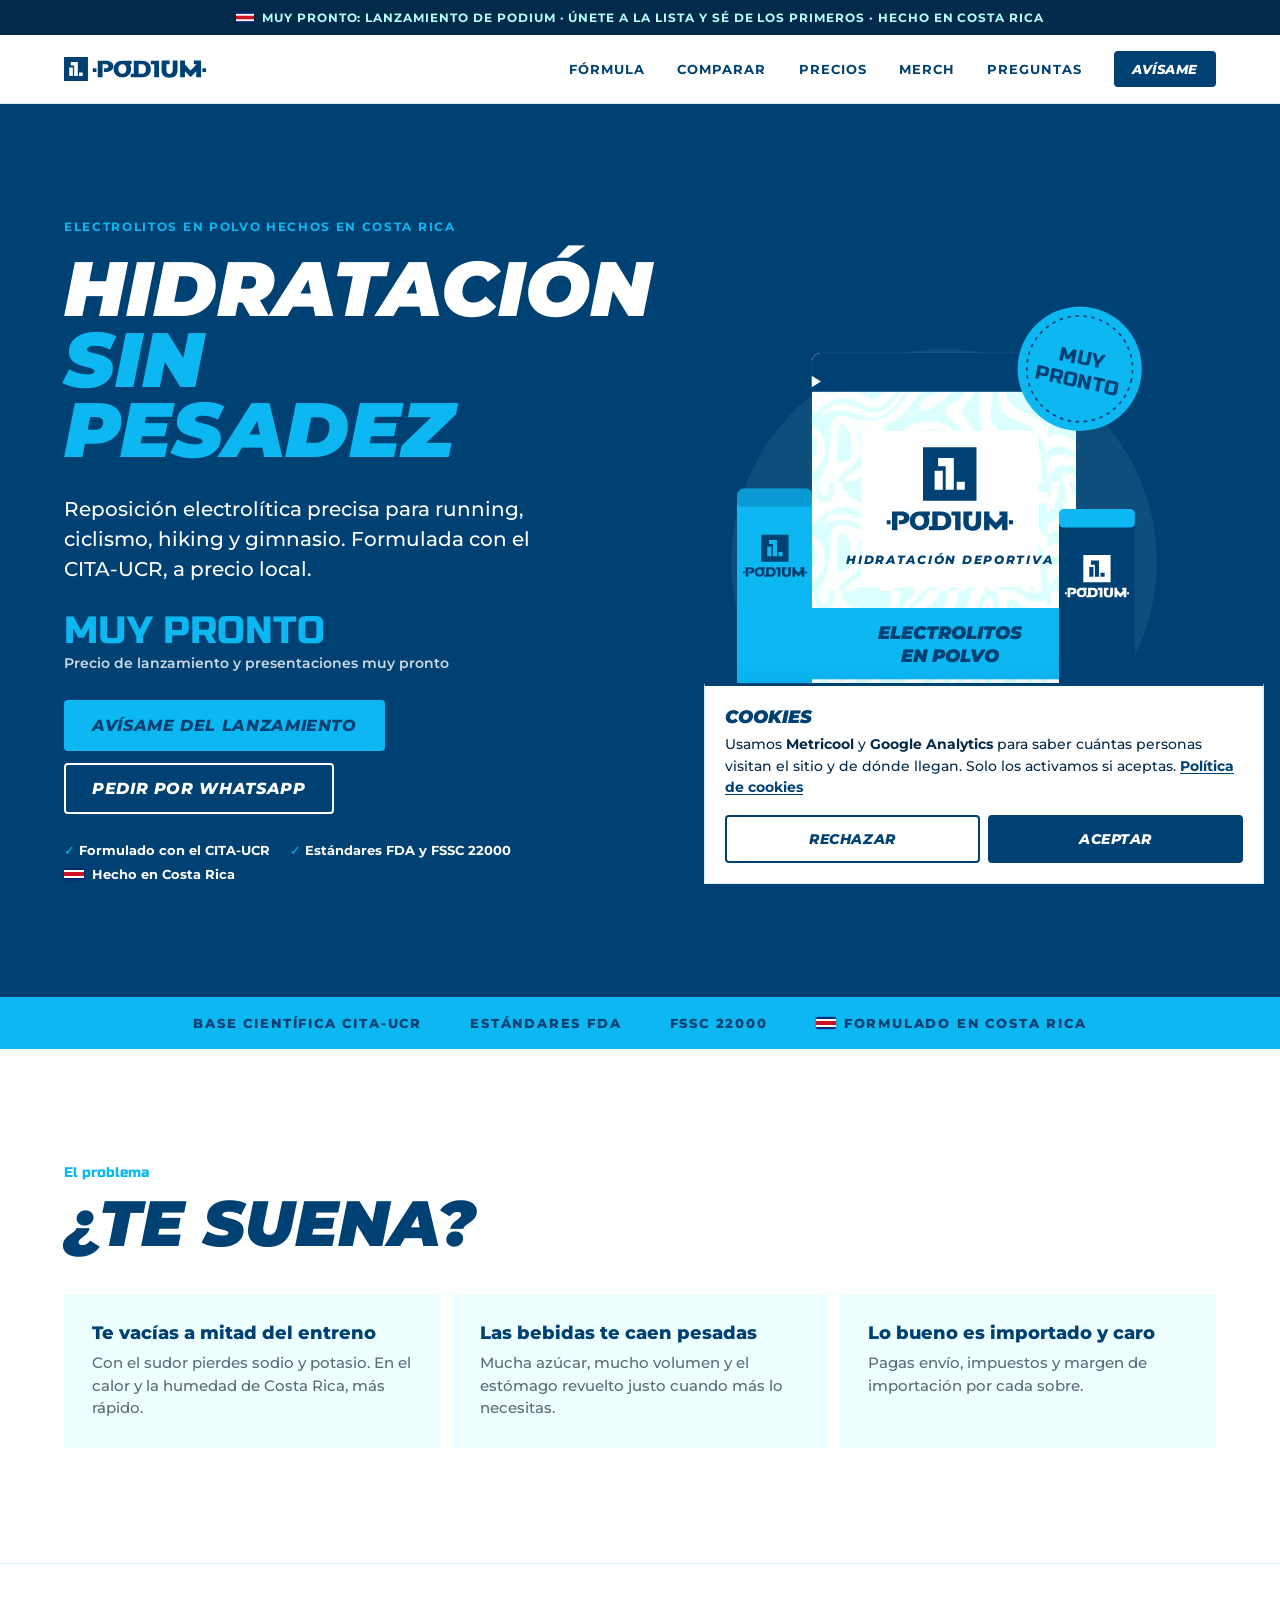
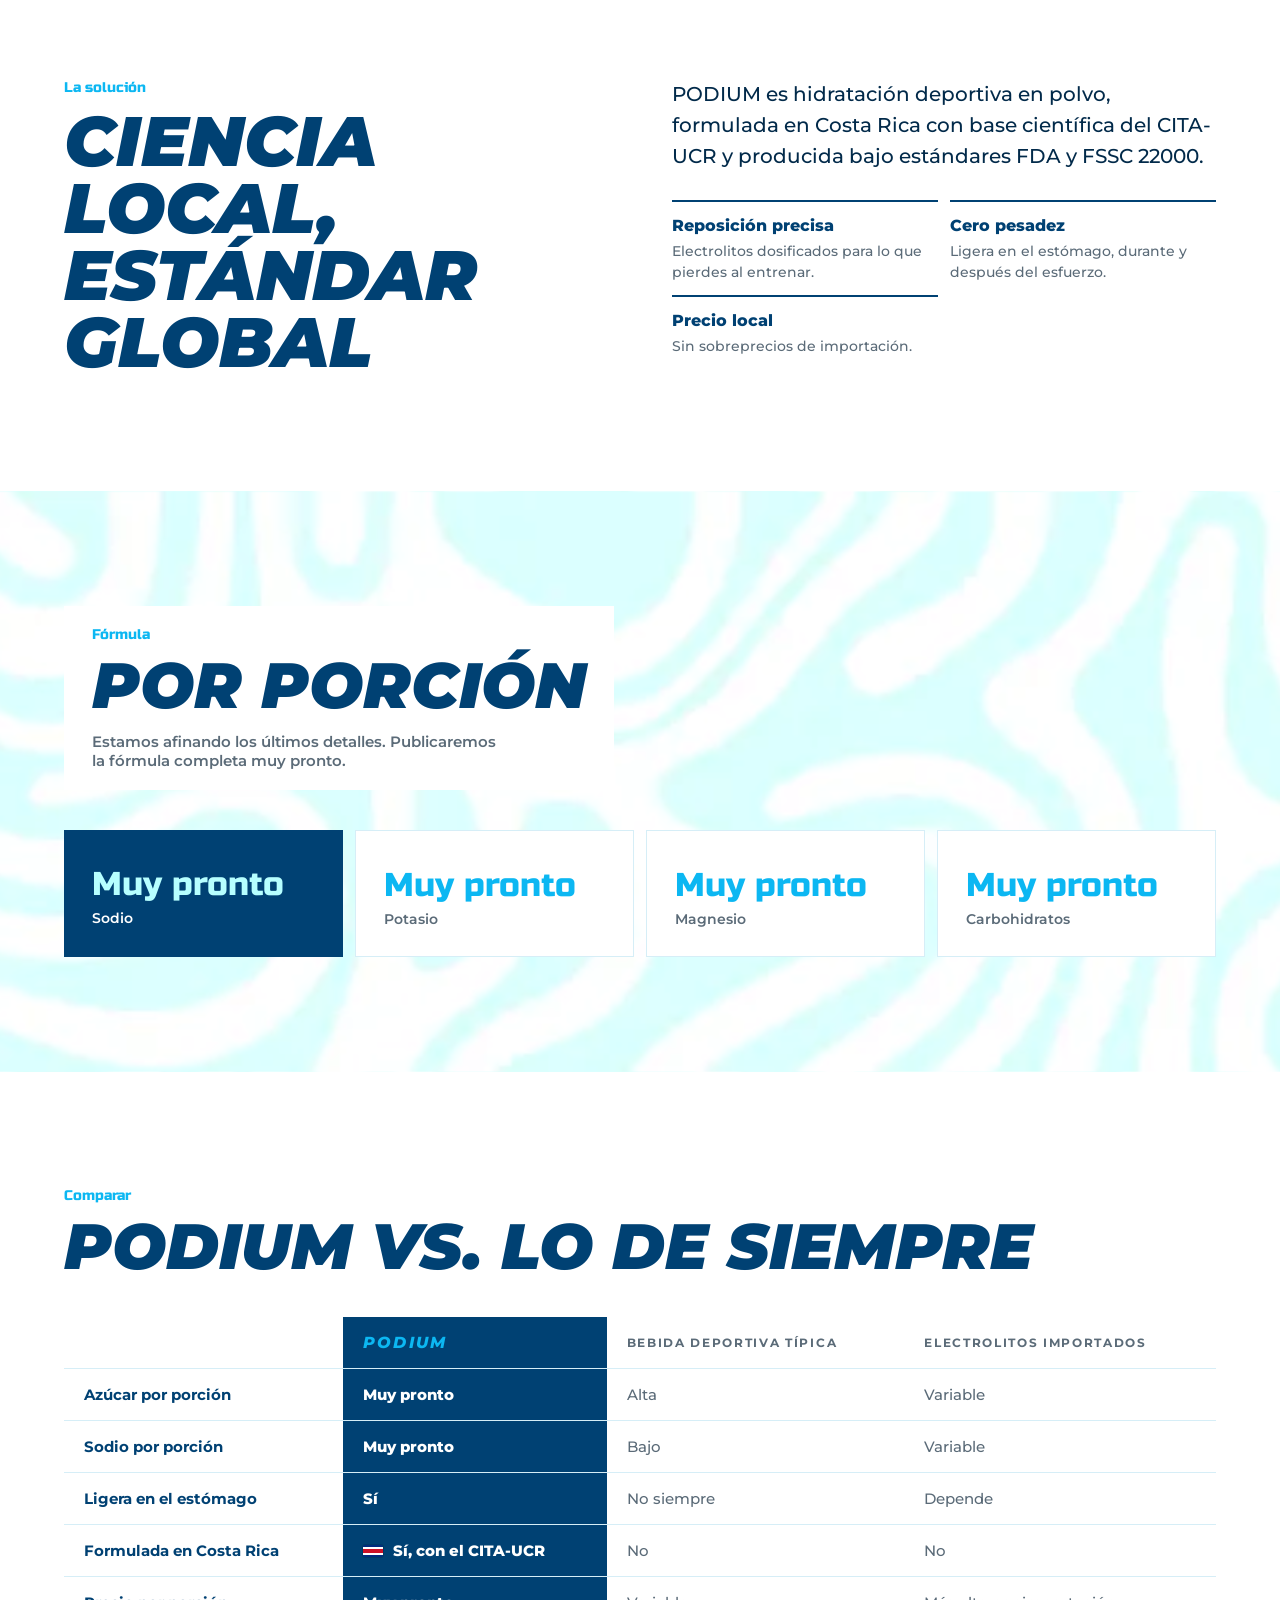
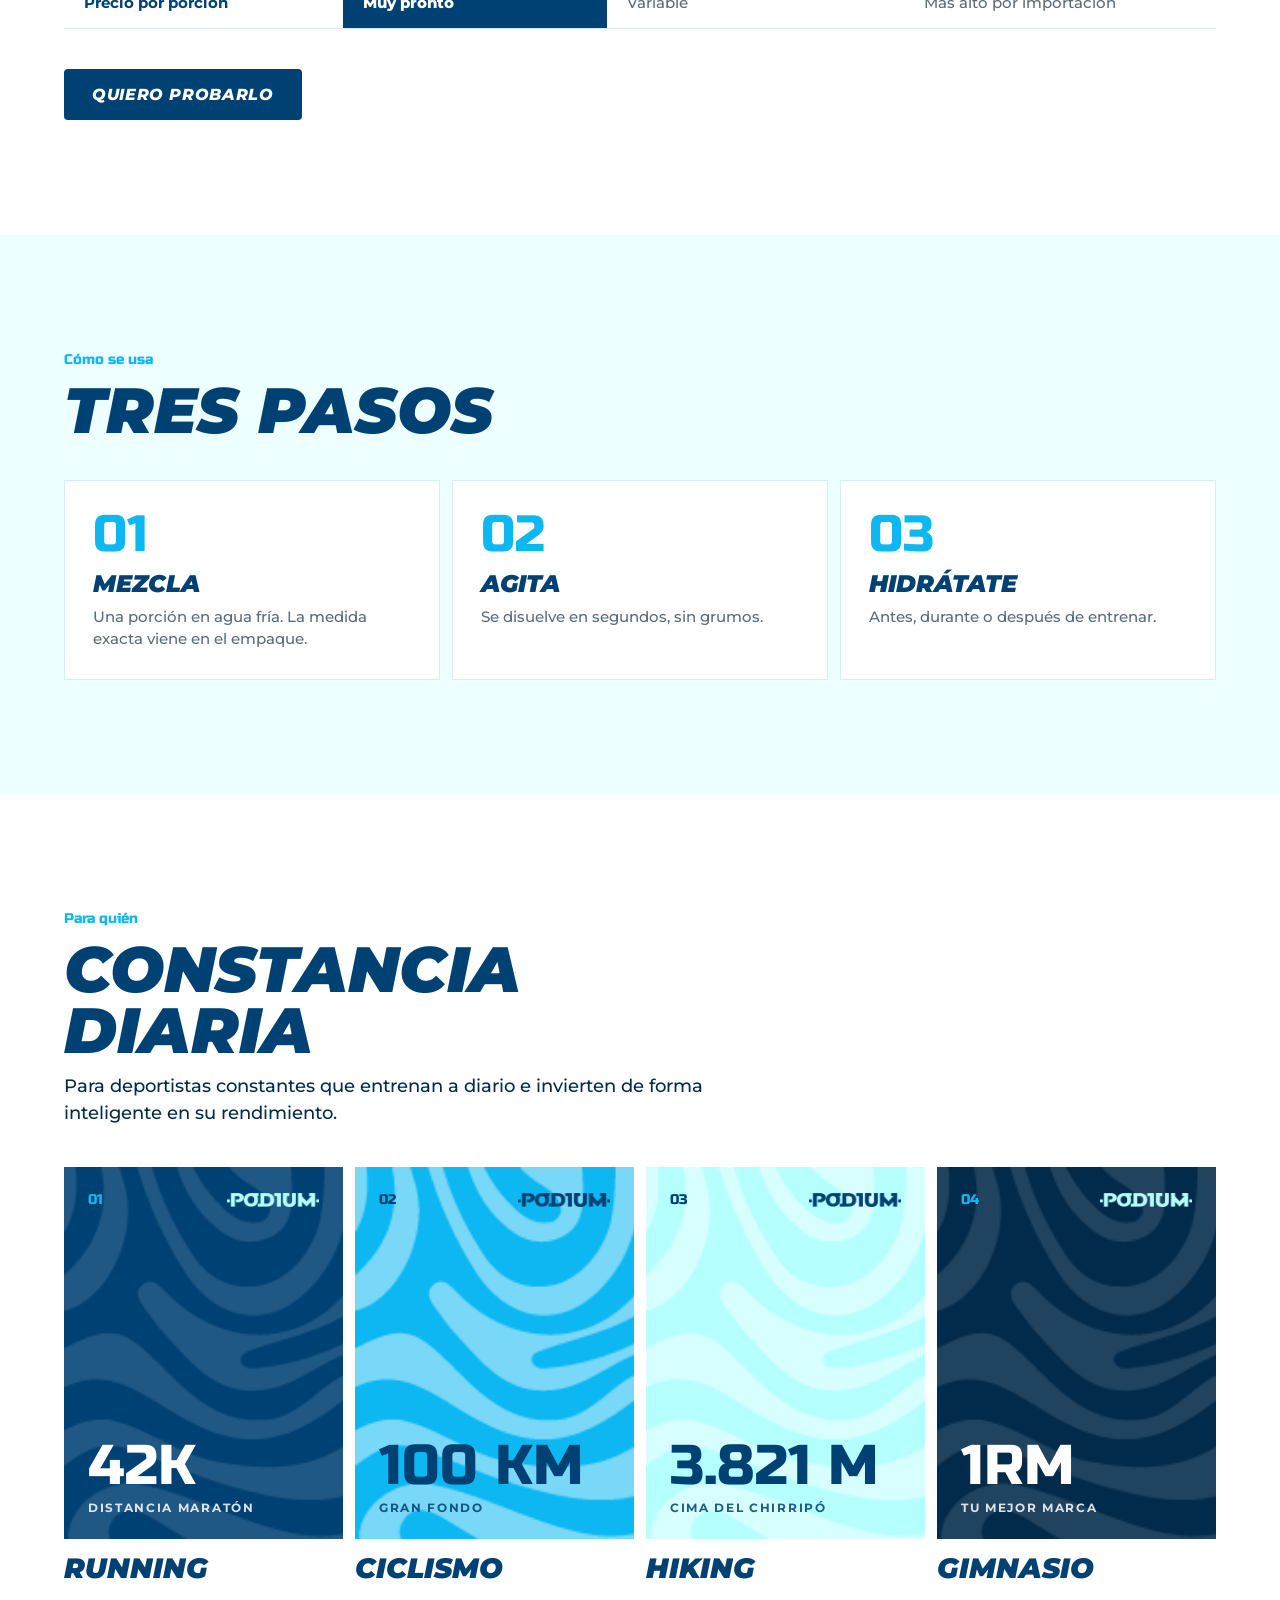
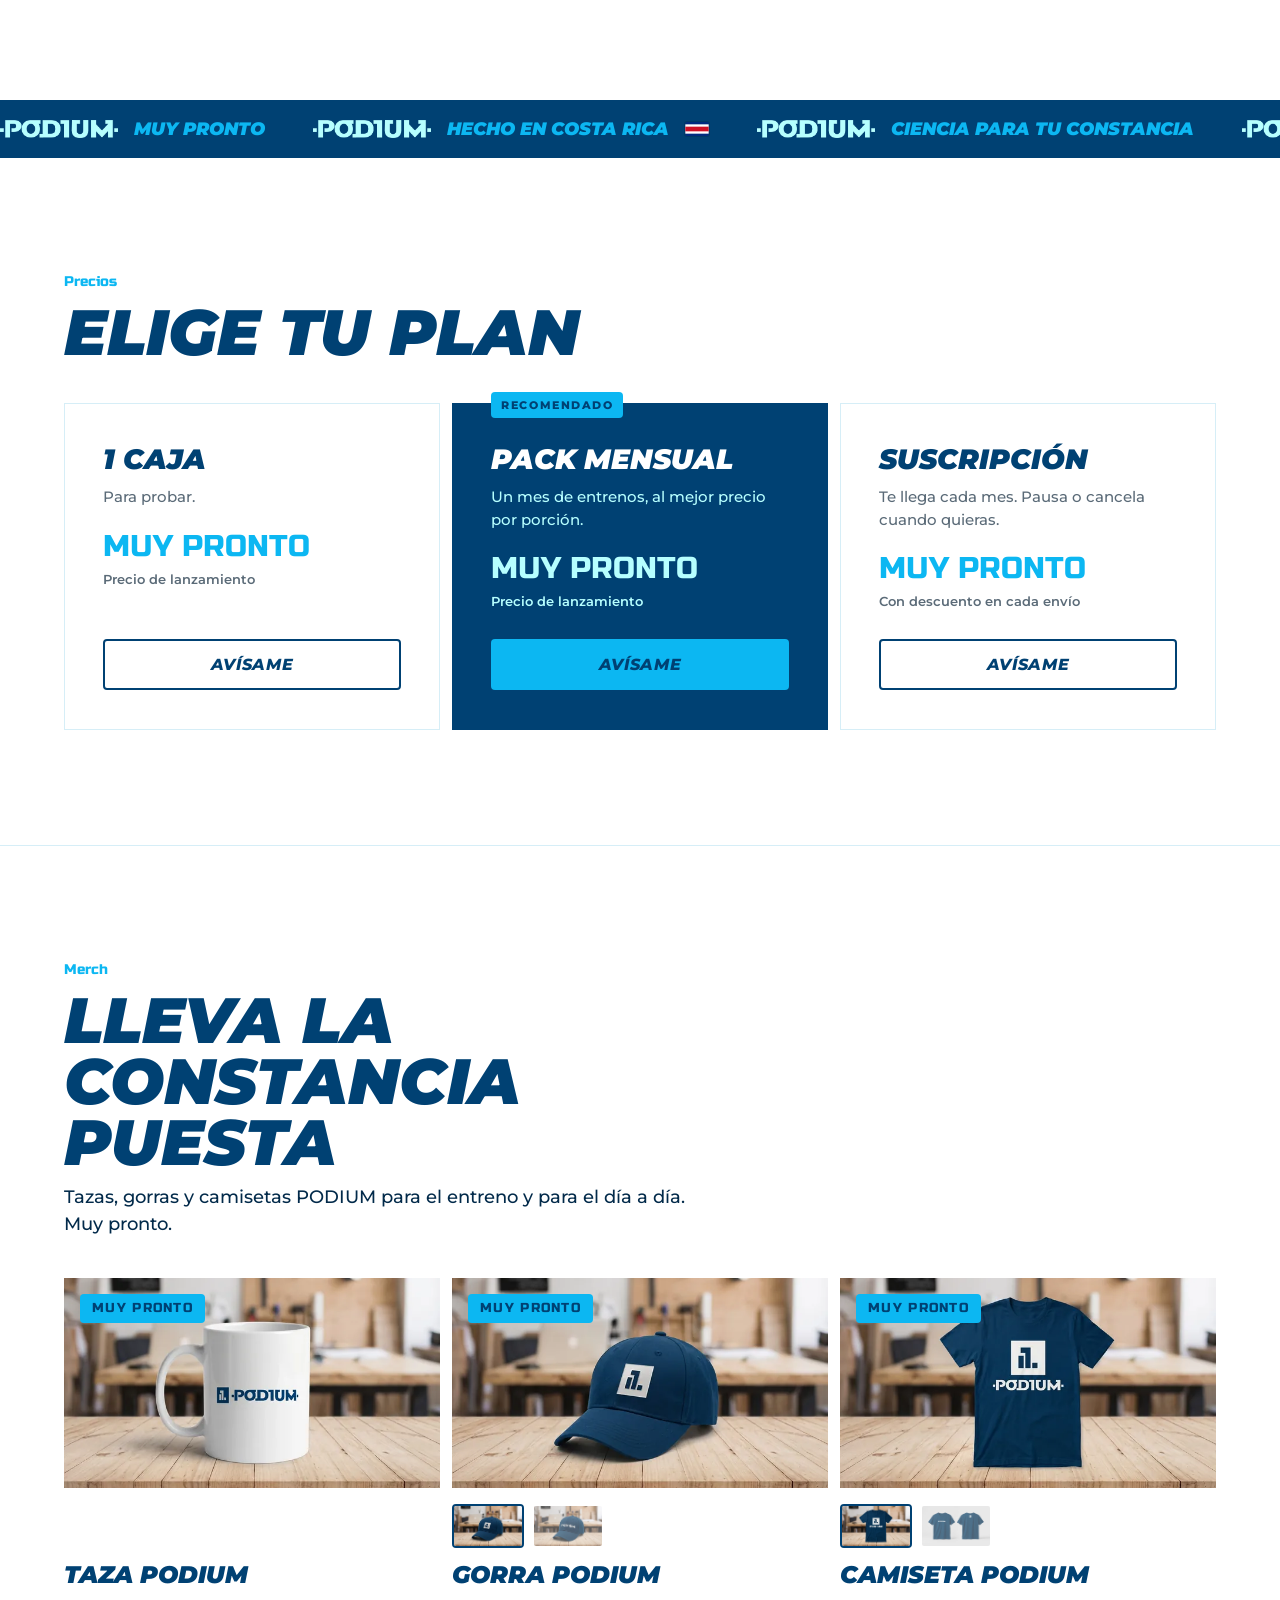
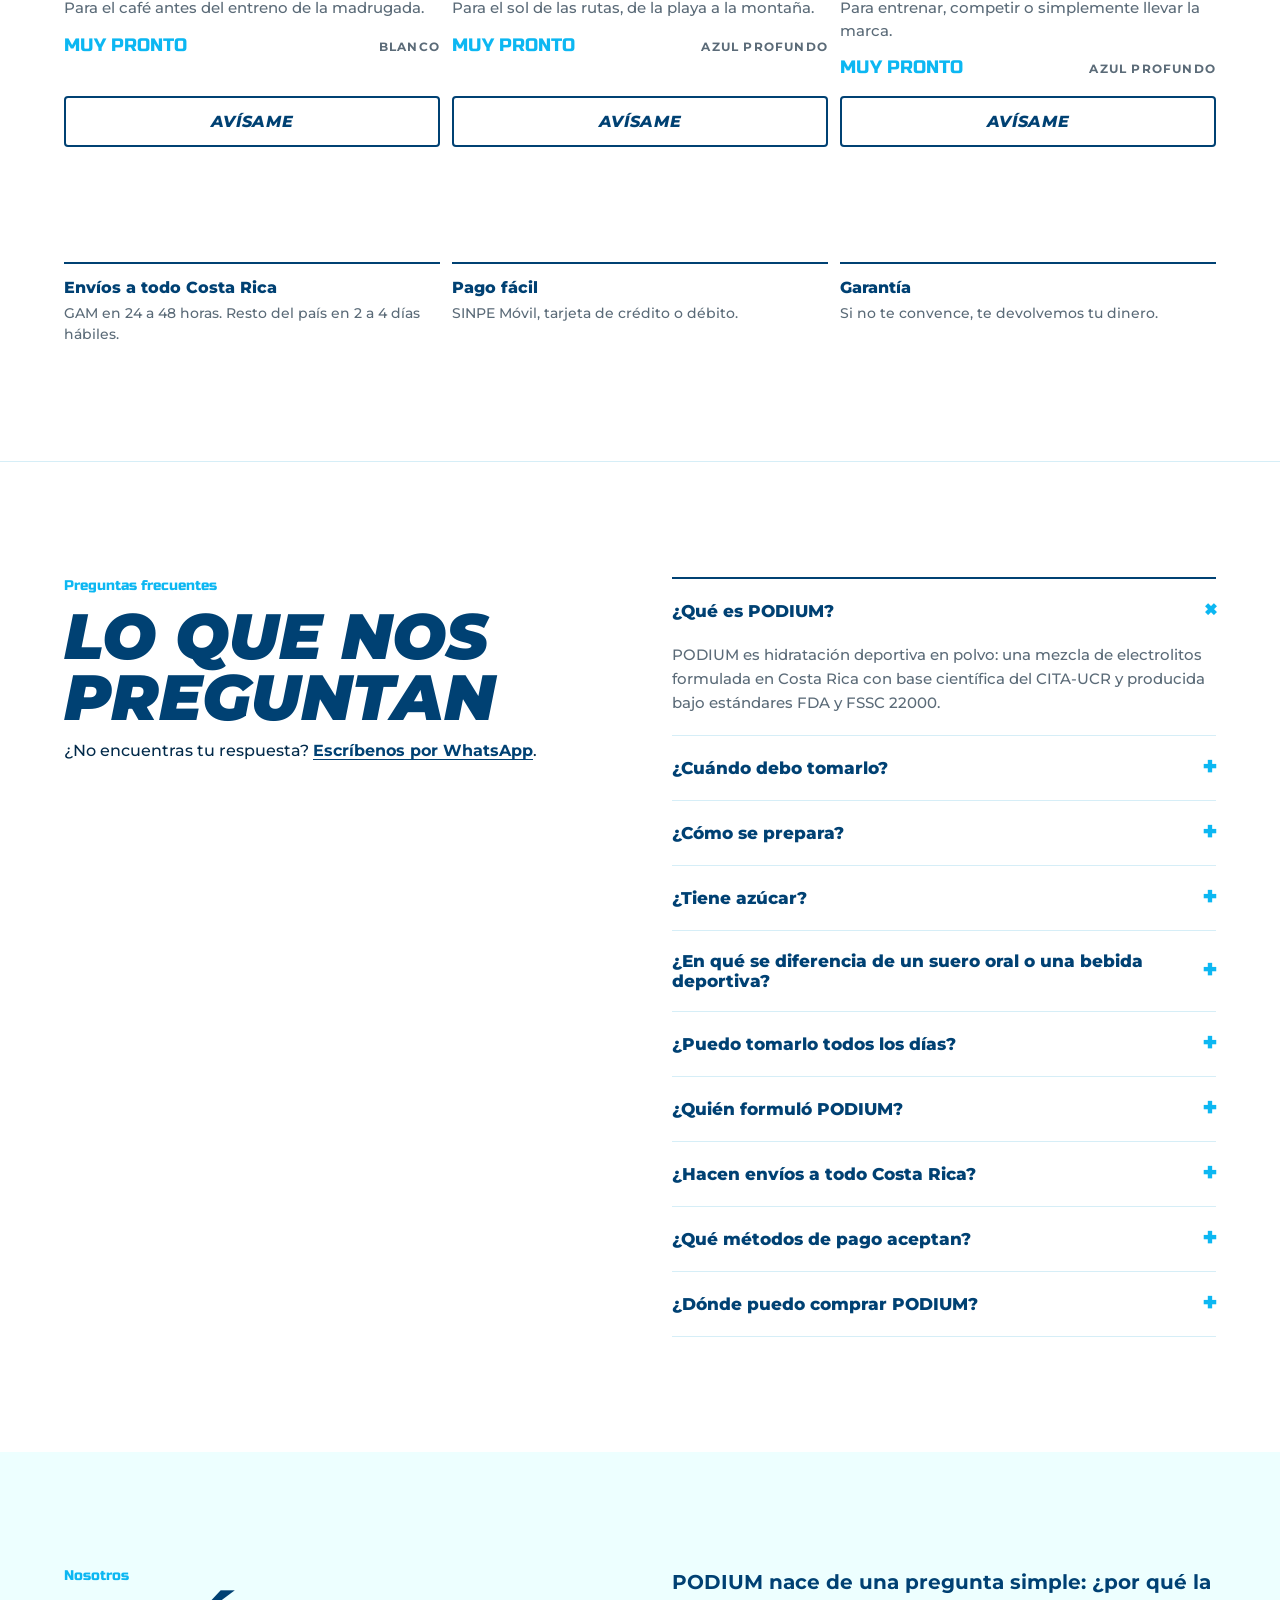
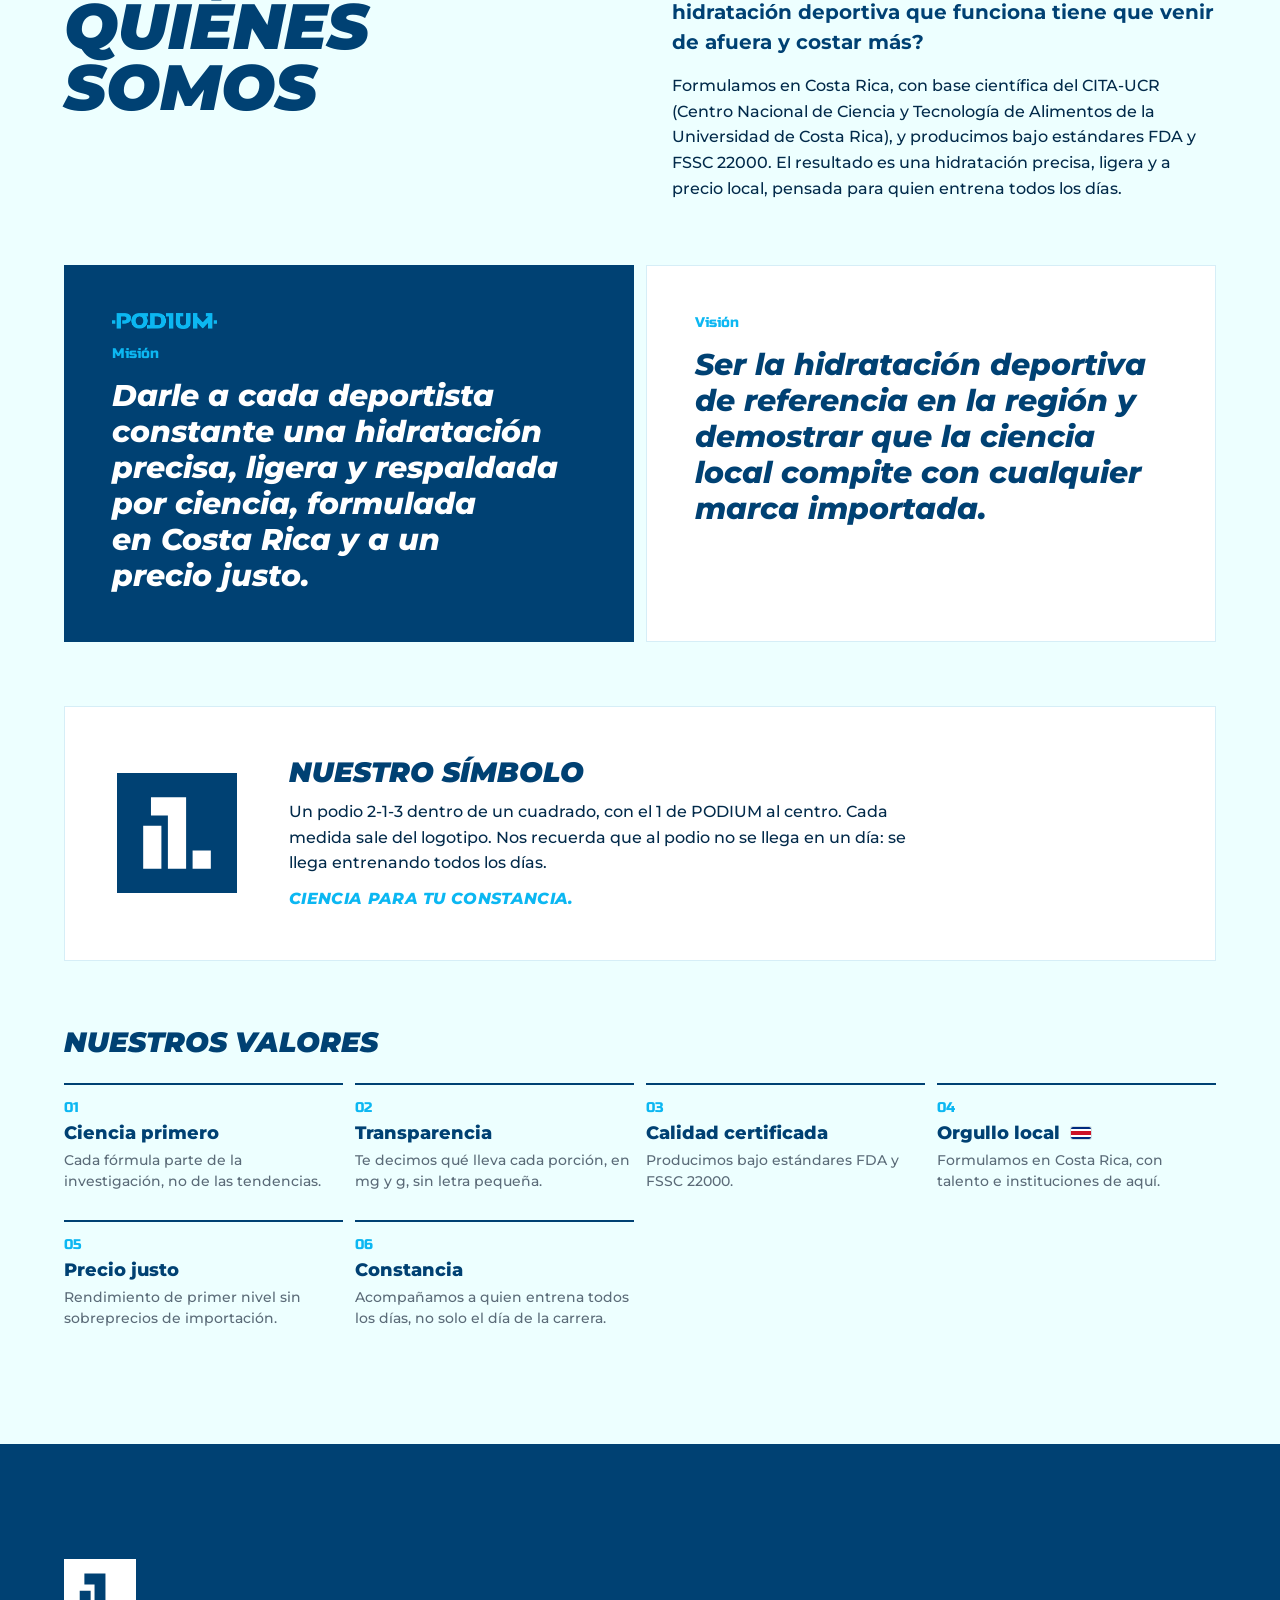
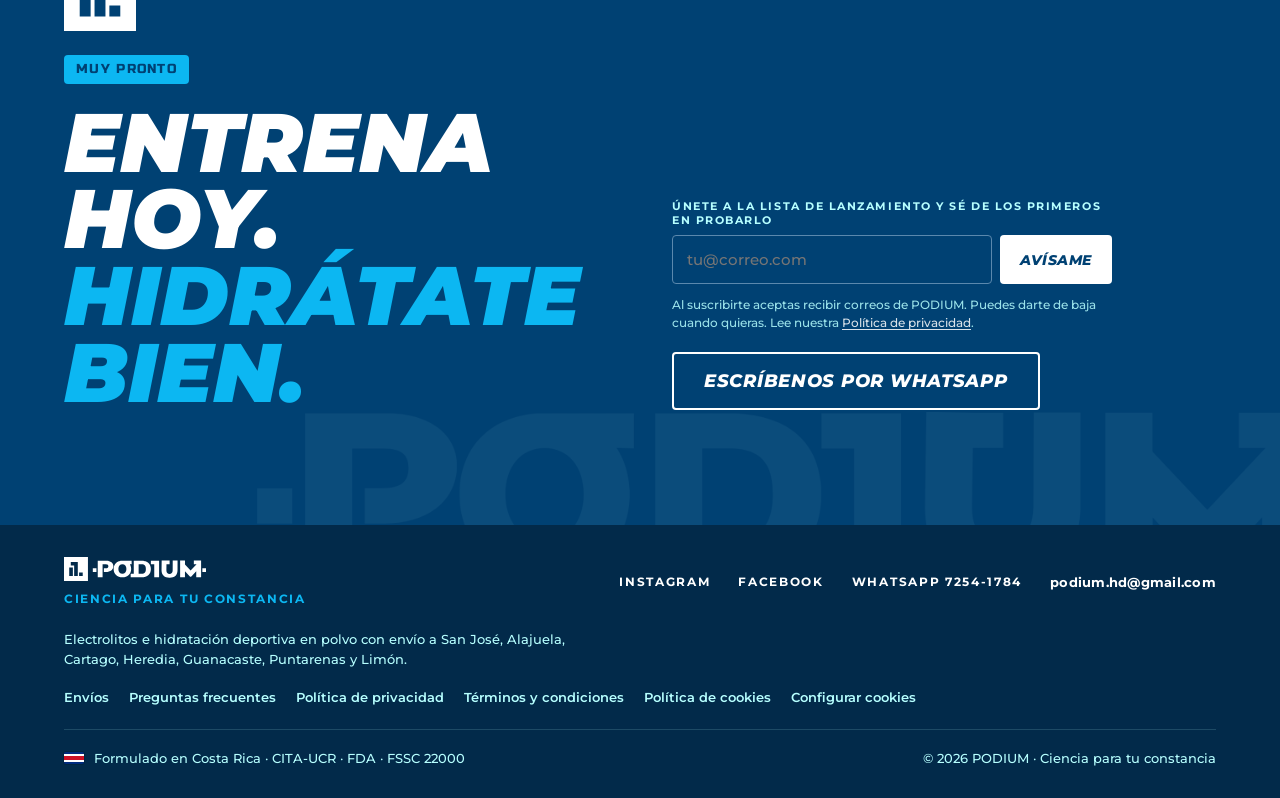
<file: index.html>
<!DOCTYPE html>
<html lang="es-CR">
<head>
<meta charset="utf-8">
<meta name="viewport" content="width=device-width, initial-scale=1">
<title>Electrolitos en polvo hechos en Costa Rica | PODIUM Hidratación Deportiva</title>
<meta name="description" content="Electrolitos en polvo formulados en Costa Rica con el CITA-UCR. Hidratación deportiva sin pesadez para running, ciclismo, hiking y gimnasio. Envíos a todo Costa Rica.">
<meta name="robots" content="index, follow">
<meta name="google-site-verification" content="wMSbnOp2IHzwEkgHdGr3Lgs2tz8o3hW3Zb-WgUZigt8">
<meta name="theme-color" content="#004173">
<link rel="canonical" href="https://podium-tan.vercel.app/">
<link rel="alternate" hreflang="es-CR" href="https://podium-tan.vercel.app/">
<link rel="alternate" hreflang="x-default" href="https://podium-tan.vercel.app/">
<meta property="og:url" content="https://podium-tan.vercel.app/">
<meta property="og:type" content="website">
<meta property="og:locale" content="es_CR">
<meta property="og:site_name" content="PODIUM">
<meta property="og:title" content="PODIUM · Electrolitos en polvo hechos en Costa Rica">
<meta property="og:description" content="Ciencia para tu constancia. Hidratación deportiva sin pesadez, formulada con el CITA-UCR y producida bajo estándares FDA y FSSC 22000.">
<meta name="twitter:card" content="summary_large_image">
<meta property="og:image" content="https://podium-tan.vercel.app/assets/og-image.jpg">
<meta property="og:image:width" content="1200">
<meta property="og:image:height" content="630">
<meta property="og:image:alt" content="PODIUM: hidratación sin pesadez. Electrolitos en polvo hechos en Costa Rica.">
<meta name="twitter:image" content="https://podium-tan.vercel.app/assets/og-image.jpg">
<link rel="icon" href="assets/favicon.svg" type="image/svg+xml">
<link rel="icon" href="assets/favicon-32.png" type="image/png" sizes="32x32">
<link rel="apple-touch-icon" href="assets/apple-touch-icon.png">
<link rel="preload" href="fonts/montserrat-latin-900-italic.woff2" as="font" type="font/woff2" crossorigin>
<link rel="preload" href="fonts/montserrat-latin-500-normal.woff2" as="font" type="font/woff2" crossorigin>
<link rel="stylesheet" href="styles.css">
<script type="application/ld+json">
{
  "@context": "https://schema.org",
  "@type": "Organization",
  "@id": "https://podium-tan.vercel.app/#organizacion",
  "name": "PODIUM",
  "url": "https://podium-tan.vercel.app/",
  "logo": "https://podium-tan.vercel.app/assets/logo-512.png",
  "image": "https://podium-tan.vercel.app/assets/og-image.jpg",
  "slogan": "Ciencia para tu constancia",
  "description": "Hidratación deportiva científica en polvo, formulada en Costa Rica con base del CITA-UCR y producida bajo estándares FDA y FSSC 22000.",
  "email": "podium.hd@gmail.com",
  "telephone": "+506 7254-1784",
  "contactPoint": { "@type": "ContactPoint", "contactType": "customer service", "telephone": "+506 7254-1784", "email": "podium.hd@gmail.com", "areaServed": "CR", "availableLanguage": "es" },
  "sameAs": [
    "https://www.instagram.com/podium.hd/",
    "https://www.facebook.com/profile.php?id=61594930238077"
  ],
  "areaServed": { "@type": "Country", "name": "Costa Rica" }
}
</script>
<script type="application/ld+json">
{
  "@context": "https://schema.org",
  "@type": "WebSite",
  "@id": "https://podium-tan.vercel.app/#sitio",
  "name": "PODIUM",
  "url": "https://podium-tan.vercel.app/",
  "inLanguage": "es-CR",
  "publisher": {
    "@id": "https://podium-tan.vercel.app/#organizacion"
  }
}
</script>
<!-- TODO (precio): activar cuando haya precio definitivo.
<script type="application/ld+json">
{
  "@context": "https://schema.org",
  "@type": "Product",
  "name": "PODIUM Hidratación Deportiva en Polvo",
  "brand": { "@type": "Brand", "name": "PODIUM" },
  "description": "Electrolitos en polvo formulados en Costa Rica con base del CITA-UCR.",
  "image": "https://podium-tan.vercel.app/assets/og-image.jpg",
  "offers": {
    "@type": "Offer",
    "price": "00000",
    "priceCurrency": "CRC",
    "availability": "https://schema.org/InStock",
    "url": "https://podium-tan.vercel.app/"
  }
}
</script>
-->
<script type="application/ld+json">
{
  "@context": "https://schema.org",
  "@type": "FAQPage",
  "mainEntity": [
    {
      "@type": "Question",
      "name": "¿Qué es PODIUM?",
      "acceptedAnswer": {
        "@type": "Answer",
        "text": "PODIUM es hidratación deportiva en polvo: una mezcla de electrolitos formulada en Costa Rica con base científica del CITA-UCR y producida bajo estándares FDA y FSSC 22000."
      }
    },
    {
      "@type": "Question",
      "name": "¿Cuándo debo tomarlo?",
      "acceptedAnswer": {
        "@type": "Answer",
        "text": "Antes, durante o después de entrenar. En sesiones largas o con mucho calor, tómalo durante el esfuerzo para reponer lo que pierdes con el sudor."
      }
    },
    {
      "@type": "Question",
      "name": "¿Cómo se prepara?",
      "acceptedAnswer": {
        "@type": "Answer",
        "text": "Mezcla una porción en agua fría y agita hasta disolver. La medida exacta viene indicada en el empaque."
      }
    },
    {
      "@type": "Question",
      "name": "¿Tiene azúcar?",
      "acceptedAnswer": {
        "@type": "Answer",
        "text": "Publicaremos la información nutricional completa muy pronto. Está formulado para hidratarte sin caerte pesado, con mucho menos azúcar que una bebida deportiva típica."
      }
    },
    {
      "@type": "Question",
      "name": "¿En qué se diferencia de un suero oral o una bebida deportiva?",
      "acceptedAnswer": {
        "@type": "Answer",
        "text": "Las bebidas deportivas suelen tener mucha azúcar y poco sodio. PODIUM está formulado para reponer electrolitos con precisión y sin pesadez estomacal, a precio local."
      }
    },
    {
      "@type": "Question",
      "name": "¿Puedo tomarlo todos los días?",
      "acceptedAnswer": {
        "@type": "Answer",
        "text": "Sí, está pensado para deportistas que entrenan a diario. Si tienes una condición médica, como hipertensión o enfermedad renal, consulta a tu médico antes de consumir electrolitos."
      }
    },
    {
      "@type": "Question",
      "name": "¿Quién formuló PODIUM?",
      "acceptedAnswer": {
        "@type": "Answer",
        "text": "Lo formulamos en Costa Rica con base científica del CITA-UCR, el Centro Nacional de Ciencia y Tecnología de Alimentos de la Universidad de Costa Rica."
      }
    },
    {
      "@type": "Question",
      "name": "¿Hacen envíos a todo Costa Rica?",
      "acceptedAnswer": {
        "@type": "Answer",
        "text": "Sí, enviamos a las 7 provincias. En la GAM llega en 24 a 48 horas y al resto del país en 2 a 4 días hábiles."
      }
    },
    {
      "@type": "Question",
      "name": "¿Qué métodos de pago aceptan?",
      "acceptedAnswer": {
        "@type": "Answer",
        "text": "SINPE Móvil y tarjetas de crédito o débito."
      }
    },
    {
      "@type": "Question",
      "name": "¿Dónde puedo comprar PODIUM?",
      "acceptedAnswer": {
        "@type": "Answer",
        "text": "Muy pronto, en esta página y por WhatsApp. Únete a la lista de lanzamiento y te avisamos primero."
      }
    }
  ]
}
</script>
</head>
<body>
<!-- Logos en vector, extraídos de la Guía de uso · Placa Podio (v1, oct 2026). Toman el color de "color" en CSS. -->
<svg width="0" height="0" style="position:absolute" aria-hidden="true" focusable="false">
  <symbol id="placa" viewBox="0 0 100 100"><path fill="currentColor" fill-rule="evenodd" d="M0 0H100V100H0ZM21.82 43.96H37V79.74H21.82ZM42.41 20.26H57.59V79.74H42.41V35.44H28.31V20.26ZM63 64.56H78.19V79.74H63Z"/></symbol>
  <symbol id="placa-sm" viewBox="0 0 100 100"><path fill="currentColor" fill-rule="evenodd" d="M0 0H100V100H0ZM12.5 43.75H31.25V87.5H12.5ZM25 12.5H62.5V87.5H37.5V25H25ZM68.75 62.5H87.5V87.5H68.75Z"/></symbol>
  <symbol id="logo-h" viewBox="302.57 383.91 114.94 19.39"><path fill="currentColor" fill-rule="evenodd" d="M 302.57 383.91 L 321.95 383.91 L 321.95 403.3 L 302.57 403.3ZM 306.8 392.43 L 309.75 392.43 L 309.75 399.36 L 306.8 399.36ZM 310.79 387.84 L 313.74 387.84 L 313.74 399.36 L 310.79 399.36 L 310.79 390.78 L 308.06 390.78 L 308.06 387.84ZM 314.79 396.42 L 317.73 396.42 L 317.73 399.36 L 314.79 399.36ZM 314.79 396.42 "/><path fill="currentColor" fill-rule="evenodd" d="M 359.05 386.85 L 365.01 386.85 C 370.43 386.85 372.89 389.55 372.89 393.6 C 372.89 397.65 370.46 400.35 365.04 400.35 L 359.49 400.35 L 359.49 400.38 L 356.55 400.38 L 356.55 397.44 L 359.05 397.44 L 359.05 386.85 M 349.84 386.85 C 349.88 386.85 349.92 386.85 349.96 386.85 L 357.32 386.85 L 357.32 389.8 L 355.86 389.76 C 356.55 390.81 356.93 392.12 356.93 393.6 C 356.93 397.65 354.09 400.35 349.84 400.35 C 345.58 400.35 342.74 397.65 342.74 393.6 C 342.74 389.55 345.58 386.85 349.84 386.85 M 407.67 389.75 L 407.67 386.81 L 413.54 386.81 L 413.54 400.35 L 409.61 400.35 L 409.61 395.51 L 405.64 399.71 C 405.32 400.06 404.77 400.06 404.45 399.71 L 400.49 395.52 L 400.49 396.34 L 400.48 396.34 L 400.48 400.35 L 396.56 400.35 L 396.56 386.81 L 400.49 386.81 L 400.49 390.04 L 405.05 394.88 L 409.88 389.75 L 407.67 389.75 M 394.47 394.7 C 394.41 398.97 391.8 400.77 387.93 400.71 C 384 400.66 381.45 398.78 381.52 394.51 L 381.63 386.75 L 385.26 386.81 L 388.05 386.81 L 388.05 389.75 L 385.52 389.75 L 385.45 394.57 C 385.41 396.77 386.48 397.62 387.95 397.65 C 389.42 397.67 390.51 396.85 390.54 394.64 L 390.57 386.81 L 394.49 386.81 L 394.47 394.7 M 334.85 393.09 L 336.28 393.09 C 338.04 393.09 338.48 392.4 338.48 391.39 C 338.48 390.43 338.04 389.8 336.43 389.8 L 333.8 389.8 L 333.8 400.35 L 329.88 400.35 L 329.88 386.85 L 336.65 386.85 C 340.35 386.85 342.54 388.69 342.54 391.17 C 342.54 394.17 340.08 396.03 336.48 396.03 L 334.85 396.03 L 334.85 393.09 M 375.62 389.8 L 372.89 389.8 L 372.89 386.85 L 379.54 386.85 L 379.54 400.35 L 375.62 400.35 L 375.62 389.8 M 365.26 397.4 C 368.1 397.4 368.84 395.88 368.84 393.58 C 368.84 391.32 368.08 389.8 365.21 389.8 L 362.98 389.8 L 362.98 397.4 L 365.26 397.4 M 349.84 397.44 C 351.79 397.44 353.09 395.91 353.09 393.6 C 353.09 391.3 351.79 389.76 349.84 389.76 C 347.88 389.76 346.58 391.3 346.58 393.6 C 346.58 395.91 347.88 397.44 349.84 397.44 M 325.89 396.03 L 325.89 393.09 L 328.83 393.09 L 328.83 396.03 L 325.89 396.03 M 414.56 396.03 L 414.56 393.09 L 417.51 393.09 L 417.51 396.03 L 414.56 396.03 "/></symbol>
  <symbol id="logo-v" viewBox="536.88 371.9 66.17 43.71"><path fill="currentColor" fill-rule="evenodd" d="M 555.96 371.9 L 583.96 371.9 L 583.96 399.89 L 555.96 399.89ZM 562.07 384.2 L 566.32 384.2 L 566.32 394.22 L 562.07 394.22ZM 567.83 377.56 L 572.09 377.56 L 572.09 394.22 L 567.83 394.22 L 567.83 381.82 L 563.89 381.82 L 563.89 377.56ZM 573.6 389.96 L 577.86 389.96 L 577.86 394.22 L 573.6 394.22ZM 573.6 389.96 "/><path fill="currentColor" fill-rule="evenodd" d="M 560.83 405.56 L 565.13 405.56 C 569.05 405.56 570.82 407.51 570.82 410.43 C 570.82 413.36 569.07 415.31 565.15 415.31 L 561.15 415.31 L 561.15 415.34 L 559.02 415.34 L 559.02 413.21 L 560.83 413.21 L 560.83 405.56 M 554.17 405.56 C 554.2 405.56 554.23 405.56 554.27 405.56 L 559.58 405.56 L 559.58 407.69 L 558.52 407.66 C 559.02 408.42 559.3 409.36 559.3 410.43 C 559.3 413.36 557.25 415.31 554.17 415.31 C 551.1 415.31 549.05 413.36 549.05 410.43 C 549.05 407.51 551.1 405.56 554.17 405.56 M 595.95 407.66 L 595.95 405.53 L 600.18 405.53 L 600.18 415.31 L 597.34 415.31 L 597.34 411.82 L 594.48 414.86 C 594.24 415.1 593.85 415.1 593.62 414.86 L 590.76 411.82 L 590.76 412.41 L 590.75 412.41 L 590.75 415.31 L 587.92 415.31 L 587.92 405.53 L 590.76 405.53 L 590.76 407.86 L 594.05 411.36 L 597.54 407.66 L 595.95 407.66 M 586.41 411.23 C 586.36 414.32 584.48 415.61 581.68 415.57 C 578.85 415.53 577.01 414.18 577.05 411.09 L 577.14 405.49 L 579.76 405.53 L 581.77 405.53 L 581.77 407.66 L 579.94 407.66 L 579.89 411.13 C 579.87 412.73 580.64 413.34 581.7 413.36 C 582.77 413.38 583.55 412.79 583.57 411.19 L 583.6 405.53 L 586.42 405.53 L 586.41 411.23 M 543.35 410.06 L 544.38 410.06 C 545.66 410.06 545.98 409.57 545.98 408.84 C 545.98 408.15 545.66 407.69 544.49 407.69 L 542.59 407.69 L 542.59 415.31 L 539.76 415.31 L 539.76 405.56 L 544.65 405.56 C 547.32 405.56 548.9 406.89 548.9 408.68 C 548.9 410.84 547.13 412.19 544.52 412.19 L 543.35 412.19 L 543.35 410.06 M 572.8 407.69 L 570.82 407.69 L 570.82 405.56 L 575.63 405.56 L 575.63 415.31 L 572.8 415.31 L 572.8 407.69 M 565.31 413.18 C 567.37 413.18 567.9 412.08 567.9 410.42 C 567.9 408.79 567.35 407.69 565.27 407.69 L 563.66 407.69 L 563.66 413.18 L 565.31 413.18 M 554.17 413.21 C 555.59 413.21 556.53 412.1 556.53 410.43 C 556.53 408.77 555.59 407.66 554.17 407.66 C 552.76 407.66 551.82 408.77 551.82 410.43 C 551.82 412.1 552.76 413.21 554.17 413.21 M 536.88 412.19 L 536.88 410.06 L 539 410.06 L 539 412.19 L 536.88 412.19 M 600.92 412.19 L 600.92 410.06 L 603.05 410.06 L 603.05 412.19 L 600.92 412.19 "/></symbol>
</svg>
<a class="skip" href="#main">Saltar al contenido</a>

<!-- Prelanzamiento: cambiar a envíos y pagos cuando el producto esté a la venta -->
<div class="announce"><span><svg class="flag" viewBox="0 0 30 18" width="20" height="12" aria-hidden="true" focusable="false"><rect width="30" height="18" fill="#002b7f"/><rect y="3" width="30" height="12" fill="#ffffff"/><rect y="6" width="30" height="6" fill="#ce1126"/></svg> Muy pronto: lanzamiento de PODIUM</span><span class="announce__more"> · Únete a la lista y sé de los primeros</span><span class="announce__more"> · Hecho en Costa Rica</span></div>

<nav class="nav" aria-label="Principal">
  <a class="nav__brand" href="#" aria-label="PODIUM, inicio"><svg class="nav__logo" width="142" height="24" role="img" aria-label="PODIUM"><use href="#logo-h"/></svg></a>
  <div class="nav__links">
    <a class="nav__link" href="#formula">Fórmula</a>
    <a class="nav__link" href="#comparar">Comparar</a>
    <a class="nav__link" href="#precios">Precios</a>
    <a class="nav__link" href="#merch">Merch</a>
    <a class="nav__link" href="#faq">Preguntas</a>
    <a class="btn btn--navy nav__cta" href="#lanzamiento" data-track="nav_avisame">Avísame</a>
  </div>
</nav>

<main id="main">

  <!-- 1 · Hero de producto -->
  <header class="hero hero--navy" id="hero">
    <div class="hero__copy">
      <h1 class="hero__h1">
        <span class="eyebrow">Electrolitos en polvo hechos en Costa Rica</span>
        <span class="display hero__title">Hidratación <br><span class="accent">sin pesadez</span></span>
      </h1>
      <p class="lede">Reposición electrolítica precisa para running, ciclismo, hiking y gimnasio. Formulada con el CITA-UCR, a precio local.</p>
      <!-- TODO (precio): reemplazar "Muy pronto" por el precio y las porciones reales -->
      <div class="price">
        <span class="soon">Muy pronto</span>
        <span class="price__meta">Precio de lanzamiento y presentaciones muy pronto</span>
      </div>
      <div class="hero__actions">
        <a class="btn btn--lg hero__primary" href="#lanzamiento" data-track="hero_avisame">Avísame del lanzamiento</a>
        <a class="btn btn--lg btn--outline hero__secondary" href="https://wa.me/50672541784" data-wa data-track="hero_whatsapp">Pedir por WhatsApp</a>
      </div>
      <ul class="microtrust">
        <li>Formulado con el CITA-UCR</li>
        <li>Estándares FDA y FSSC 22000</li>
        <li class="microtrust__cr"><svg class="flag" viewBox="0 0 30 18" width="20" height="12" aria-hidden="true" focusable="false"><rect width="30" height="18" fill="#002b7f"/><rect y="3" width="30" height="12" fill="#ffffff"/><rect y="6" width="30" height="6" fill="#ce1126"/></svg> Hecho en Costa Rica</li>
      </ul>
    </div>
    <!-- Ilustración del empaque (original). Logo apilado y centrado, según la guía de la Placa Podio. TODO (foto): reemplazar por la foto real del producto -->
    <figure class="hero__media hero__mock" aria-label="Ilustración del empaque de PODIUM, muy pronto">
      <svg viewBox="0 0 400 500" role="img" aria-hidden="true" focusable="false">
        <defs>
          <clipPath id="pouch-clip"><path d="M95 78h210q10 0 10 10v352q0 22-22 22H107q-22 0-22-22V88q0-10 10-10z"/></clipPath>
          <pattern id="waves" width="290" height="95" patternUnits="userSpaceOnUse"><image href="assets/pattern-waves.webp" width="290" height="95"/></pattern>
        </defs>
        <circle cx="200" cy="260" r="185" fill="#b6ffff" opacity=".07"/>
        <ellipse cx="200" cy="470" rx="150" ry="14" fill="#022a4a" opacity=".55"/>
        <!-- sobre izquierdo (detrás) -->
        <rect x="20" y="196" width="66" height="262" rx="6" fill="#0cb7f2"/>
        <rect x="20" y="196" width="66" height="16" rx="4" fill="#004173" opacity=".25"/>
        <use href="#logo-v" x="25" y="236" width="56" height="37" style="color:#004173"/>
        <!-- bolsa -->
        <g clip-path="url(#pouch-clip)">
          <rect x="85" y="78" width="230" height="384" fill="#ffffff"/>
          <rect x="85" y="78" width="230" height="384" fill="url(#waves)"/>
          <rect x="85" y="78" width="230" height="34" fill="#004173"/>
          <rect x="85" y="300" width="230" height="62" fill="#0cb7f2"/>
        </g>
        <path d="M85 98l8 5-8 5zM315 98l-8 5 8 5z" fill="#ffffff"/>
        <rect x="128" y="146" width="154" height="136" fill="#ffffff"/>
        <use href="#logo-v" x="150" y="160" width="110" height="73" style="color:#004173"/>
        <text x="205" y="262" text-anchor="middle" font-family="Montserrat, sans-serif" font-weight="800" font-style="italic" font-size="10" letter-spacing="1.5" fill="#004173">HIDRATACIÓN DEPORTIVA</text>
        <text x="205" y="327" text-anchor="middle" font-family="Montserrat, sans-serif" font-weight="900" font-style="italic" font-size="16" fill="#004173">ELECTROLITOS</text>
        <text x="205" y="347" text-anchor="middle" font-family="Montserrat, sans-serif" font-weight="900" font-style="italic" font-size="16" fill="#004173">EN POLVO</text>
        <rect x="126" y="418" width="160" height="18" fill="#ffffff"/>
        <text x="216" y="431" text-anchor="middle" font-family="Montserrat, sans-serif" font-weight="700" font-size="8.5" letter-spacing="1.5" fill="#004173">HECHO EN COSTA RICA</text>
        <g transform="translate(131 424.5)"><rect width="13" height="8" fill="#002b7f"/><rect y="1.33" width="13" height="5.33" fill="#ffffff"/><rect y="2.67" width="13" height="2.67" fill="#ce1126"/></g>
        <!-- sobre derecho (delante) -->
        <rect x="300" y="214" width="66" height="252" rx="6" fill="#004173"/>
        <rect x="300" y="214" width="66" height="16" rx="4" fill="#0cb7f2"/>
        <use href="#logo-v" x="305" y="254" width="56" height="37" style="color:#ffffff"/>
        <!-- sello -->
        <g transform="rotate(12 318 92)">
          <circle cx="318" cy="92" r="54" fill="#0cb7f2"/>
          <circle cx="318" cy="92" r="46" fill="none" stroke="#004173" stroke-width="1.5" stroke-dasharray="3 4"/>
          <text x="318" y="88" text-anchor="middle" font-family="'Russo One', sans-serif" font-size="17" fill="#004173">MUY</text>
          <text x="318" y="108" text-anchor="middle" font-family="'Russo One', sans-serif" font-size="17" fill="#004173">PRONTO</text>
        </g>
      </svg>
    </figure>
  </header>

  <div class="trust">
    <span>Base científica CITA-UCR</span><span>Estándares FDA</span><span>FSSC 22000</span><span class="trust__cr"><svg class="flag" viewBox="0 0 30 18" width="20" height="12" aria-hidden="true" focusable="false"><rect width="30" height="18" fill="#002b7f"/><rect y="3" width="30" height="12" fill="#ffffff"/><rect y="6" width="30" height="6" fill="#ce1126"/></svg> Formulado en Costa Rica</span>
  </div>

  <!-- 2 · Problema -->
  <section class="section problema" id="problema" aria-labelledby="problema-title">
    <div class="section__head">
      <div class="kicker">El problema</div>
      <h2 class="display section__title" id="problema-title">¿Te suena?</h2>
    </div>
    <div class="pains">
      <div class="pain"><div class="pain__title">Te vacías a mitad del entreno</div><div class="pain__text">Con el sudor pierdes sodio y potasio. En el calor y la humedad de Costa Rica, más rápido.</div></div>
      <div class="pain"><div class="pain__title">Las bebidas te caen pesadas</div><div class="pain__text">Mucha azúcar, mucho volumen y el estómago revuelto justo cuando más lo necesitas.</div></div>
      <div class="pain"><div class="pain__title">Lo bueno es importado y caro</div><div class="pain__text">Pagas envío, impuestos y margen de importación por cada sobre.</div></div>
    </div>
  </section>

  <!-- 3 · Solución -->
  <section class="section ciencia" id="ciencia" aria-labelledby="ciencia-title">
    <div class="section__head">
      <div class="kicker">La solución</div>
      <h2 class="display section__title" id="ciencia-title">Ciencia local,<br>estándar global</h2>
    </div>
    <div class="ciencia__body">
      <p class="lede">PODIUM es hidratación deportiva en polvo, formulada en Costa Rica con base científica del CITA-UCR y producida bajo estándares FDA y FSSC 22000.</p>
      <div class="benefits">
        <div class="benefit"><h3 class="benefit__title">Reposición precisa</h3><div class="benefit__text">Electrolitos dosificados para lo que pierdes al entrenar.</div></div>
        <div class="benefit"><h3 class="benefit__title">Cero pesadez</h3><div class="benefit__text">Ligera en el estómago, durante y después del esfuerzo.</div></div>
        <div class="benefit"><h3 class="benefit__title">Precio local</h3><div class="benefit__text">Sin sobreprecios de importación.</div></div>
      </div>
    </div>
  </section>

  <!-- 4 · Fórmula. TODO: reemplazar "Muy pronto" por los valores reales por porción -->
  <section class="section formula" id="formula" aria-labelledby="formula-title">
    <div class="section__head">
      <div class="kicker">Fórmula</div>
      <h2 class="display section__title" id="formula-title">Por porción</h2>
      <p class="formula__note">Estamos afinando los últimos detalles. Publicaremos la fórmula completa muy pronto.</p>
    </div>
    <div class="stats">
      <div class="stat stat--brand"><div class="stat__value stat__value--soon">Muy pronto</div><div class="stat__label">Sodio</div></div>
      <div class="stat"><div class="stat__value stat__value--soon">Muy pronto</div><div class="stat__label">Potasio</div></div>
      <div class="stat"><div class="stat__value stat__value--soon">Muy pronto</div><div class="stat__label">Magnesio</div></div>
      <div class="stat"><div class="stat__value stat__value--soon">Muy pronto</div><div class="stat__label">Carbohidratos</div></div>
    </div>
  </section>

  <!-- 5 · Comparativa. TODO: confirmar cifras de PODIUM y precios de referencia -->
  <section class="section comparar" id="comparar" aria-labelledby="comparar-title">
    <div class="section__head">
      <div class="kicker">Comparar</div>
      <h2 class="display section__title" id="comparar-title">PODIUM vs. lo de siempre</h2>
    </div>
    <div class="table-wrap">
      <table class="compare">
        <thead>
          <tr><th scope="col"><span class="sr-only">Característica</span></th><th scope="col" class="compare__us">PODIUM</th><th scope="col">Bebida deportiva típica</th><th scope="col">Electrolitos importados</th></tr>
        </thead>
        <tbody>
          <tr><th scope="row">Azúcar por porción</th><td class="compare__us">Muy pronto</td><td>Alta</td><td>Variable</td></tr>
          <tr><th scope="row">Sodio por porción</th><td class="compare__us">Muy pronto</td><td>Bajo</td><td>Variable</td></tr>
          <tr><th scope="row">Ligera en el estómago</th><td class="compare__us">Sí</td><td>No siempre</td><td>Depende</td></tr>
          <tr><th scope="row">Formulada en Costa Rica</th><td class="compare__us"><svg class="flag" viewBox="0 0 30 18" width="20" height="12" aria-hidden="true" focusable="false"><rect width="30" height="18" fill="#002b7f"/><rect y="3" width="30" height="12" fill="#ffffff"/><rect y="6" width="30" height="6" fill="#ce1126"/></svg> Sí, con el CITA-UCR</td><td>No</td><td>No</td></tr>
          <tr><th scope="row">Precio por porción</th><td class="compare__us">Muy pronto</td><td>Variable</td><td>Más alto por importación</td></tr>
        </tbody>
      </table>
    </div>
    <a class="btn btn--navy btn--lg section__cta" href="#lanzamiento" data-track="comparar_avisame">Quiero probarlo</a>
  </section>

  <!-- 6 · Cómo se usa. TODO: confirmar dosis -->
  <section class="section uso" id="uso" aria-labelledby="uso-title">
    <div class="section__head">
      <div class="kicker">Cómo se usa</div>
      <h2 class="display section__title" id="uso-title">Tres pasos</h2>
    </div>
    <ol class="steps">
      <li class="step"><div class="step__num">01</div><h3 class="step__title">Mezcla</h3><p class="step__text">Una porción en agua fría. La medida exacta viene en el empaque.</p></li>
      <li class="step"><div class="step__num">02</div><h3 class="step__title">Agita</h3><p class="step__text">Se disuelve en segundos, sin grumos.</p></li>
      <li class="step"><div class="step__num">03</div><h3 class="step__title">Hidrátate</h3><p class="step__text">Antes, durante o después de entrenar.</p></li>
    </ol>
  </section>

  <!-- 7 · Deportes -->
  <section class="section deportes" id="deportes" aria-labelledby="deportes-title">
    <div class="section__head">
      <div class="kicker">Para quién</div>
      <h2 class="display section__title" id="deportes-title">Constancia diaria</h2>
      <p>Para deportistas constantes que entrenan a diario e invierten de forma inteligente en su rendimiento.</p>
    </div>
    <!-- TODO (fotos): las tarjetas son ilustraciones de marca; reemplazar por fotos de atletas cuando existan -->
    <div class="sports">
      <div class="sport"><div class="sport__art sport__art--navy" aria-hidden="true"><span class="sport__num">01</span><span class="sport__fig">42K</span><span class="sport__cap">Distancia maratón</span><img class="sport__logo" src="assets/logo-podium-ice.webp" alt="" width="92" height="14" loading="lazy"></div><h3 class="display sport__name">Running</h3></div>
      <div class="sport"><div class="sport__art sport__art--cyan" aria-hidden="true"><span class="sport__num">02</span><span class="sport__fig">100 KM</span><span class="sport__cap">Gran fondo</span><img class="sport__logo" src="assets/logo-podium-navy.webp" alt="" width="92" height="14" loading="lazy"></div><h3 class="display sport__name">Ciclismo</h3></div>
      <div class="sport"><div class="sport__art sport__art--ice" aria-hidden="true"><span class="sport__num">03</span><span class="sport__fig">3.821 M</span><span class="sport__cap">Cima del Chirripó</span><img class="sport__logo" src="assets/logo-podium-navy.webp" alt="" width="92" height="14" loading="lazy"></div><h3 class="display sport__name">Hiking</h3></div>
      <div class="sport"><div class="sport__art sport__art--ink" aria-hidden="true"><span class="sport__num">04</span><span class="sport__fig">1RM</span><span class="sport__cap">Tu mejor marca</span><img class="sport__logo" src="assets/logo-podium-ice.webp" alt="" width="92" height="14" loading="lazy"></div><h3 class="display sport__name">Gimnasio</h3></div>
    </div>
  </section>

  <!-- Banda de marca -->
  <div class="band" aria-hidden="true">
    <div class="band__track">
      <span class="band__item"><img src="assets/logo-podium-ice.webp" alt="" width="118" height="18" loading="lazy"><span>Muy pronto</span></span>
      <span class="band__item"><img src="assets/logo-podium-ice.webp" alt="" width="118" height="18" loading="lazy"><span>Hecho en Costa Rica</span><svg class="flag flag--band" viewBox="0 0 30 18" width="20" height="12" aria-hidden="true" focusable="false"><rect width="30" height="18" fill="#002b7f"/><rect y="3" width="30" height="12" fill="#ffffff"/><rect y="6" width="30" height="6" fill="#ce1126"/></svg></span>
      <span class="band__item"><img src="assets/logo-podium-ice.webp" alt="" width="118" height="18" loading="lazy"><span>Ciencia para tu constancia</span></span>
      <span class="band__item"><img src="assets/logo-podium-ice.webp" alt="" width="118" height="18" loading="lazy"><span>Muy pronto</span></span>
      <span class="band__item"><img src="assets/logo-podium-ice.webp" alt="" width="118" height="18" loading="lazy"><span>Hecho en Costa Rica</span><svg class="flag flag--band" viewBox="0 0 30 18" width="20" height="12" aria-hidden="true" focusable="false"><rect width="30" height="18" fill="#002b7f"/><rect y="3" width="30" height="12" fill="#ffffff"/><rect y="6" width="30" height="6" fill="#ce1126"/></svg></span>
      <span class="band__item"><img src="assets/logo-podium-ice.webp" alt="" width="118" height="18" loading="lazy"><span>Ciencia para tu constancia</span></span>
    </div>
  </div>

  <!-- 8 · Reseñas: OCULTA temporalmente (quitar el atributo hidden cuando haya reseñas reales). No publicar testimonios inventados. -->
  <section class="section resenas" id="resenas" aria-labelledby="resenas-title" hidden>
    <div class="section__head">
      <div class="kicker">Reseñas</div>
      <h2 class="display section__title" id="resenas-title">Lo dicen en la ruta</h2>
    </div>
    <div class="reviews">
      <figure class="review"><blockquote class="review__quote ph">reseña real de cliente</blockquote><figcaption class="review__who">Nombre · Running · Ciudad</figcaption></figure>
      <figure class="review"><blockquote class="review__quote ph">reseña real de cliente</blockquote><figcaption class="review__who">Nombre · Ciclismo · Ciudad</figcaption></figure>
      <figure class="review"><blockquote class="review__quote ph">reseña real de cliente</blockquote><figcaption class="review__who">Nombre · Hiking · Ciudad</figcaption></figure>
    </div>
  </section>

  <!-- 9 · Precios / paquetes. TODO: precios reales y enlaces de compra (hoy: "Muy pronto" + lista de lanzamiento) -->
  <section class="section precios" id="precios" aria-labelledby="precios-title">
    <div class="section__head">
      <div class="kicker">Precios</div>
      <h2 class="display section__title" id="precios-title">Elige tu plan</h2>
    </div>
    <div class="plans">
      <article class="plan">
        <h3 class="plan__name">1 caja</h3>
        <p class="plan__desc">Para probar.</p>
        <div class="plan__price soon">Muy pronto</div>
        <div class="plan__unit">Precio de lanzamiento</div>
        <a class="btn btn--outline-plan btn--lg" href="#lanzamiento" data-track="plan_1_avisame">Avísame</a>
      </article>
      <article class="plan plan--featured">
        <div class="plan__badge">Recomendado</div>
        <h3 class="plan__name">Pack mensual</h3>
        <p class="plan__desc">Un mes de entrenos, al mejor precio por porción.</p>
        <div class="plan__price soon">Muy pronto</div>
        <div class="plan__unit">Precio de lanzamiento</div>
        <a class="btn btn--cyan btn--lg" href="#lanzamiento" data-track="plan_pack_avisame">Avísame</a>
      </article>
      <article class="plan">
        <h3 class="plan__name">Suscripción</h3>
        <p class="plan__desc">Te llega cada mes. Pausa o cancela cuando quieras.</p>
        <div class="plan__price soon">Muy pronto</div>
        <div class="plan__unit">Con descuento en cada envío</div>
        <a class="btn btn--outline-plan btn--lg" href="#lanzamiento" data-track="plan_suscripcion_avisame">Avísame</a>
      </article>
    </div>
  </section>

  <!-- Merch. Mockups en assets/merch (1200 y 640 px), con el logo oficial colocado sobre la foto. TODO: precios, colores y tallas reales -->
  <section class="section merch" id="merch" aria-labelledby="merch-title">
    <div class="section__head">
      <div class="kicker">Merch</div>
      <h2 class="display section__title" id="merch-title">Lleva la constancia puesta</h2>
      <p>Tazas, gorras y camisetas PODIUM para el entreno y para el día a día. Muy pronto.</p>
    </div>
    <div class="merch__grid">
      <article class="merch__item">
        <div class="merch__art merch__art--photo">
          <span class="soon soon--pill merch__badge">Muy pronto</span>
          <img class="merch__photo" src="assets/merch/taza-1200.webp" srcset="assets/merch/taza-640.webp 640w, assets/merch/taza-1200.webp 1200w" sizes="(max-width: 760px) 92vw, 33vw" alt="Taza blanca con el logo horizontal de PODIUM sobre una mesa de madera" width="1200" height="670" loading="lazy">
        </div>
        <div class="merch__thumbs merch__thumbs--empty" aria-hidden="true"></div>
        <h3 class="merch__name">Taza PODIUM</h3>
        <p class="merch__desc">Para el café antes del entreno de la madrugada.</p>
        <div class="merch__meta"><span class="merch__price">Muy pronto</span><span class="merch__opts">Blanco</span></div>
        <a class="btn btn--outline-plan btn--lg merch__btn" href="#lanzamiento" data-track="merch_taza_avisame">Avísame</a>
      </article>
      <article class="merch__item">
        <div class="merch__art merch__art--photo">
          <span class="soon soon--pill merch__badge">Muy pronto</span>
          <img class="merch__photo" src="assets/merch/gorra-placa-1200.webp" srcset="assets/merch/gorra-placa-640.webp 640w, assets/merch/gorra-placa-1200.webp 1200w" sizes="(max-width: 760px) 92vw, 33vw" alt="Gorra azul con la placa de PODIUM bordada en blanco" width="1200" height="670" loading="lazy">
        </div>
        <div class="merch__thumbs" role="group" aria-label="Más fotos de la gorra">
          <button class="merch__thumb" type="button" aria-pressed="true" data-src="assets/merch/gorra-placa" data-alt="Gorra azul con la placa de PODIUM bordada en blanco"><img src="assets/merch/gorra-placa-640.webp" alt="" width="640" height="357" loading="lazy"><span class="sr-only">Ver foto 1</span></button>
          <button class="merch__thumb" type="button" aria-pressed="false" data-src="assets/merch/gorra-logotipo" data-alt="Gorra azul con el logotipo PODIUM bordado en blanco"><img src="assets/merch/gorra-logotipo-640.webp" alt="" width="640" height="357" loading="lazy"><span class="sr-only">Ver foto 2</span></button>
        </div>
        <h3 class="merch__name">Gorra PODIUM</h3>
        <p class="merch__desc">Para el sol de las rutas, de la playa a la montaña.</p>
        <div class="merch__meta"><span class="merch__price">Muy pronto</span><span class="merch__opts">Azul Profundo</span></div>
        <a class="btn btn--outline-plan btn--lg merch__btn" href="#lanzamiento" data-track="merch_gorra_avisame">Avísame</a>
      </article>
      <article class="merch__item">
        <div class="merch__art merch__art--photo">
          <span class="soon soon--pill merch__badge">Muy pronto</span>
          <img class="merch__photo" src="assets/merch/camiseta-mesa-1200.webp" srcset="assets/merch/camiseta-mesa-640.webp 640w, assets/merch/camiseta-mesa-1200.webp 1200w" sizes="(max-width: 760px) 92vw, 33vw" alt="Camiseta azul con el logo apilado de PODIUM en blanco" width="1200" height="670" loading="lazy">
        </div>
        <div class="merch__thumbs" role="group" aria-label="Más fotos de la camiseta">
          <button class="merch__thumb" type="button" aria-pressed="true" data-src="assets/merch/camiseta-mesa" data-alt="Camiseta azul con el logo apilado de PODIUM en blanco"><img src="assets/merch/camiseta-mesa-640.webp" alt="" width="640" height="357" loading="lazy"><span class="sr-only">Ver foto 1</span></button>
          <button class="merch__thumb" type="button" aria-pressed="false" data-src="assets/merch/camiseta-frente-espalda" data-alt="Camiseta azul: logotipo PODIUM al frente y placa en la espalda"><img src="assets/merch/camiseta-frente-espalda-640.webp" alt="" width="640" height="357" loading="lazy"><span class="sr-only">Ver foto 2</span></button>
        </div>
        <h3 class="merch__name">Camiseta PODIUM</h3>
        <p class="merch__desc">Para entrenar, competir o simplemente llevar la marca.</p>
        <div class="merch__meta"><span class="merch__price">Muy pronto</span><span class="merch__opts">Azul Profundo</span></div>
        <a class="btn btn--outline-plan btn--lg merch__btn" href="#lanzamiento" data-track="merch_camiseta_avisame">Avísame</a>
      </article>
    </div>
  </section>

  <!-- 10 · Envíos y garantía. TODO: confirmar tiempos, transportista y política -->
  <section class="section envios" id="envios" aria-labelledby="envios-title">
    <h2 class="sr-only" id="envios-title">Envíos, pagos y garantía</h2>
    <div class="assurances">
      <div class="assurance"><h3 class="assurance__title">Envíos a todo Costa Rica</h3><p class="assurance__text">GAM en 24 a 48 horas. Resto del país en 2 a 4 días hábiles.</p></div>
      <div class="assurance"><h3 class="assurance__title">Pago fácil</h3><p class="assurance__text">SINPE Móvil, tarjeta de crédito o débito.</p></div>
      <div class="assurance"><h3 class="assurance__title">Garantía</h3><p class="assurance__text">Si no te convence, te devolvemos tu dinero.</p></div>
    </div>
  </section>

  <!-- 11 · FAQ -->
  <section class="section faq" id="faq" aria-labelledby="faq-title">
    <div class="section__head">
      <div class="kicker">Preguntas frecuentes</div>
      <h2 class="display section__title" id="faq-title">Lo que nos preguntan</h2>
      <p>¿No encuentras tu respuesta? <a href="https://wa.me/50672541784" data-wa data-track="faq_whatsapp">Escríbenos por WhatsApp</a>.</p>
    </div>
    <div class="faq__list">
      <details class="faq__item" open>
        <summary class="faq__q">¿Qué es PODIUM?</summary>
        <div class="faq__a"><p>PODIUM es hidratación deportiva en polvo: una mezcla de electrolitos formulada en Costa Rica con base científica del CITA-UCR y producida bajo estándares FDA y FSSC 22000.</p></div>
      </details>
      <details class="faq__item">
        <summary class="faq__q">¿Cuándo debo tomarlo?</summary>
        <div class="faq__a"><p>Antes, durante o después de entrenar. En sesiones largas o con mucho calor, tómalo durante el esfuerzo para reponer lo que pierdes con el sudor.</p></div>
      </details>
      <details class="faq__item">
        <summary class="faq__q">¿Cómo se prepara?</summary>
        <div class="faq__a"><p>Mezcla una porción en agua fría y agita hasta disolver. La medida exacta viene indicada en el empaque.</p></div>
      </details>
      <details class="faq__item">
        <summary class="faq__q">¿Tiene azúcar?</summary>
        <div class="faq__a"><p>Publicaremos la información nutricional completa muy pronto. Está formulado para hidratarte sin caerte pesado, con mucho menos azúcar que una bebida deportiva típica.</p></div>
      </details>
      <details class="faq__item">
        <summary class="faq__q">¿En qué se diferencia de un suero oral o una bebida deportiva?</summary>
        <div class="faq__a"><p>Las bebidas deportivas suelen tener mucha azúcar y poco sodio. PODIUM está formulado para reponer electrolitos con precisión y sin pesadez estomacal, a precio local.</p></div>
      </details>
      <details class="faq__item">
        <summary class="faq__q">¿Puedo tomarlo todos los días?</summary>
        <div class="faq__a"><p>Sí, está pensado para deportistas que entrenan a diario. Si tienes una condición médica, como hipertensión o enfermedad renal, consulta a tu médico antes de consumir electrolitos.</p></div>
      </details>
      <details class="faq__item">
        <summary class="faq__q">¿Quién formuló PODIUM?</summary>
        <div class="faq__a"><p>Lo formulamos en Costa Rica con base científica del CITA-UCR, el Centro Nacional de Ciencia y Tecnología de Alimentos de la Universidad de Costa Rica.</p></div>
      </details>
      <details class="faq__item">
        <summary class="faq__q">¿Hacen envíos a todo Costa Rica?</summary>
        <div class="faq__a"><p>Sí, enviamos a las 7 provincias. En la GAM llega en 24 a 48 horas y al resto del país en 2 a 4 días hábiles.</p></div>
      </details>
      <details class="faq__item">
        <summary class="faq__q">¿Qué métodos de pago aceptan?</summary>
        <div class="faq__a"><p>SINPE Móvil y tarjetas de crédito o débito.</p></div>
      </details>
      <details class="faq__item">
        <summary class="faq__q">¿Dónde puedo comprar PODIUM?</summary>
        <div class="faq__a"><p>Muy pronto, en esta página y por WhatsApp. Únete a la lista de lanzamiento y te avisamos primero.</p></div>
      </details>
    </div>
  </section>

  <!-- 12 · Nosotros. TODO: revisar textos con el equipo -->
  <section class="section nosotros" id="nosotros" aria-labelledby="nosotros-title">
    <div class="nosotros__intro">
      <div class="section__head">
        <div class="kicker">Nosotros</div>
        <h2 class="display section__title" id="nosotros-title">Quiénes somos</h2>
      </div>
      <div class="nosotros__story">
        <p class="lede">PODIUM nace de una pregunta simple: ¿por qué la hidratación deportiva que funciona tiene que venir de afuera y costar más?</p>
        <p>Formulamos en Costa Rica, con base científica del CITA-UCR (Centro Nacional de Ciencia y Tecnología de Alimentos de la Universidad de Costa Rica), y producimos bajo estándares FDA y FSSC 22000. El resultado es una hidratación precisa, ligera y a precio local, pensada para quien entrena todos los días.</p>
      </div>
    </div>

    <div class="purpose">
      <article class="purpose__card purpose__card--brand">
        <img class="purpose__logo" src="assets/logo-podium-cyan.webp" alt="" width="105" height="16" loading="lazy">
        <h3 class="kicker">Misión</h3>
        <p>Darle a cada deportista constante una hidratación precisa, ligera y respaldada por ciencia, formulada en Costa Rica y a un precio justo.</p>
      </article>
      <article class="purpose__card">
        <h3 class="kicker">Visión</h3>
        <p>Ser la hidratación deportiva de referencia en la región y demostrar que la ciencia local compite con cualquier marca importada.</p>
      </article>
    </div>

    <div class="symbol">
      <svg class="symbol__placa" width="120" height="120" role="img" aria-label="Placa Podio, símbolo de PODIUM"><use href="#placa"/></svg>
      <div class="symbol__text">
        <h3 class="display symbol__title">Nuestro símbolo</h3>
        <p>Un podio 2-1-3 dentro de un cuadrado, con el 1 de PODIUM al centro. Cada medida sale del logotipo. Nos recuerda que al podio no se llega en un día: se llega entrenando todos los días.</p>
        <p class="symbol__tagline">Ciencia para tu constancia.</p>
      </div>
    </div>

    <div class="values-block">
      <h3 class="display values-block__title">Nuestros valores</h3>
      <div class="values">
        <div class="value"><div class="value__num">01</div><div class="value__title">Ciencia primero</div><div class="value__text">Cada fórmula parte de la investigación, no de las tendencias.</div></div>
        <div class="value"><div class="value__num">02</div><div class="value__title">Transparencia</div><div class="value__text">Te decimos qué lleva cada porción, en mg y g, sin letra pequeña.</div></div>
        <div class="value"><div class="value__num">03</div><div class="value__title">Calidad certificada</div><div class="value__text">Producimos bajo estándares FDA y FSSC 22000.</div></div>
        <div class="value"><div class="value__num">04</div><div class="value__title">Orgullo local <svg class="flag" viewBox="0 0 30 18" width="20" height="12" aria-hidden="true" focusable="false"><rect width="30" height="18" fill="#002b7f"/><rect y="3" width="30" height="12" fill="#ffffff"/><rect y="6" width="30" height="6" fill="#ce1126"/></svg></div><div class="value__text">Formulamos en Costa Rica, con talento e instituciones de aquí.</div></div>
        <div class="value"><div class="value__num">05</div><div class="value__title">Precio justo</div><div class="value__text">Rendimiento de primer nivel sin sobreprecios de importación.</div></div>
        <div class="value"><div class="value__num">06</div><div class="value__title">Constancia</div><div class="value__text">Acompañamos a quien entrena todos los días, no solo el día de la carrera.</div></div>
      </div>
    </div>
  </section>

  <!-- 13 · CTA final -->
  <section class="section cta" id="lanzamiento" aria-labelledby="cta-title">
    <img class="cta__watermark" src="assets/logo-podium-ice-lg.webp" alt="" width="1310" height="200" loading="lazy" aria-hidden="true">
    <div class="cta__head">
      <svg class="cta__placa" width="72" height="72" aria-hidden="true" focusable="false"><use href="#placa"/></svg>
      <div class="soon soon--pill">Muy pronto</div>
      <h2 class="display cta__title" id="cta-title">Entrena hoy.<br><span class="accent">Hidrátate bien.</span></h2>
    </div>
    <div class="cta__actions">
      <form class="subscribe" id="subscribe">
        <label class="subscribe__label" for="mail">Únete a la lista de lanzamiento y sé de los primeros en probarlo</label>
        <div class="subscribe__row">
          <input class="subscribe__input" id="mail" name="email" type="email" required placeholder="tu@correo.com" autocomplete="email">
          <button class="subscribe__btn" type="submit">Avísame</button>
        </div>
        <p class="subscribe__legal">Al suscribirte aceptas recibir correos de PODIUM. Puedes darte de baja cuando quieras. Lee nuestra <a href="privacidad.html">Política de privacidad</a>.</p>
      </form>
      <div class="cta__buttons">
        <a class="btn btn--xl btn--outline btn--outline-white" href="https://wa.me/50672541784" data-wa data-track="cta_whatsapp">Escríbenos por WhatsApp</a>
      </div>
    </div>
  </section>
</main>

<footer class="footer">
  <div class="footer__top">
    <div class="footer__brand"><svg class="footer__logo" width="142" height="24" role="img" aria-label="PODIUM"><use href="#logo-h"/></svg><span class="footer__tagline">Ciencia para tu constancia</span></div>
    <nav class="social" aria-label="Redes sociales y contacto">
      <a class="social__link" href="https://www.instagram.com/podium.hd/" target="_blank" rel="noopener me" data-track="footer_instagram">Instagram</a>
      <a class="social__link" href="https://www.facebook.com/profile.php?id=61594930238077" target="_blank" rel="noopener me" data-track="footer_facebook">Facebook</a>
      <a class="social__link" href="https://wa.me/50672541784" target="_blank" rel="noopener" data-wa data-track="footer_whatsapp">WhatsApp 7254-1784</a>
      <a class="social__link social__link--mail" href="mailto:podium.hd@gmail.com" data-track="footer_email">podium.hd@gmail.com</a>
    </nav>
  </div>
  <div class="footer__mid">
    <p class="footer__text">Electrolitos e hidratación deportiva en polvo con envío a San José, Alajuela, Cartago, Heredia, Guanacaste, Puntarenas y Limón.</p>
    <nav class="footer__links" aria-label="Información">
      <a href="#envios">Envíos</a>
      <a href="#faq">Preguntas frecuentes</a>
      <a href="privacidad.html">Política de privacidad</a>
      <a href="terminos.html">Términos y condiciones</a>
      <a href="cookies.html">Política de cookies</a>
      <a href="cookies.html#configurar" data-cookie-settings>Configurar cookies</a>
    </nav>
  </div>
  <div class="footer__bottom">
    <div class="footer__text"><svg class="flag" viewBox="0 0 30 18" width="20" height="12" aria-hidden="true" focusable="false"><rect width="30" height="18" fill="#002b7f"/><rect y="3" width="30" height="12" fill="#ffffff"/><rect y="6" width="30" height="6" fill="#ce1126"/></svg> Formulado en Costa Rica · CITA-UCR · FDA · FSSC 22000</div>
    <div class="footer__text">© <span id="year">2026</span> PODIUM · Ciencia para tu constancia</div>
  </div>
</footer>

<!-- Barra fija de compra (móvil) -->
<div class="buybar" id="buybar" aria-hidden="true">
  <div class="buybar__price">Muy pronto</div>
  <a class="btn btn--cyan buybar__btn" href="#lanzamiento" data-track="buybar_avisame" tabindex="-1">Avísame</a>
  <a class="buybar__wa" href="https://wa.me/50672541784" data-wa data-track="buybar_whatsapp" tabindex="-1">WhatsApp</a>
</div>

<script src="main.js" defer></script>
<script src="consent.js" defer></script>
</body>
</html>
</file>
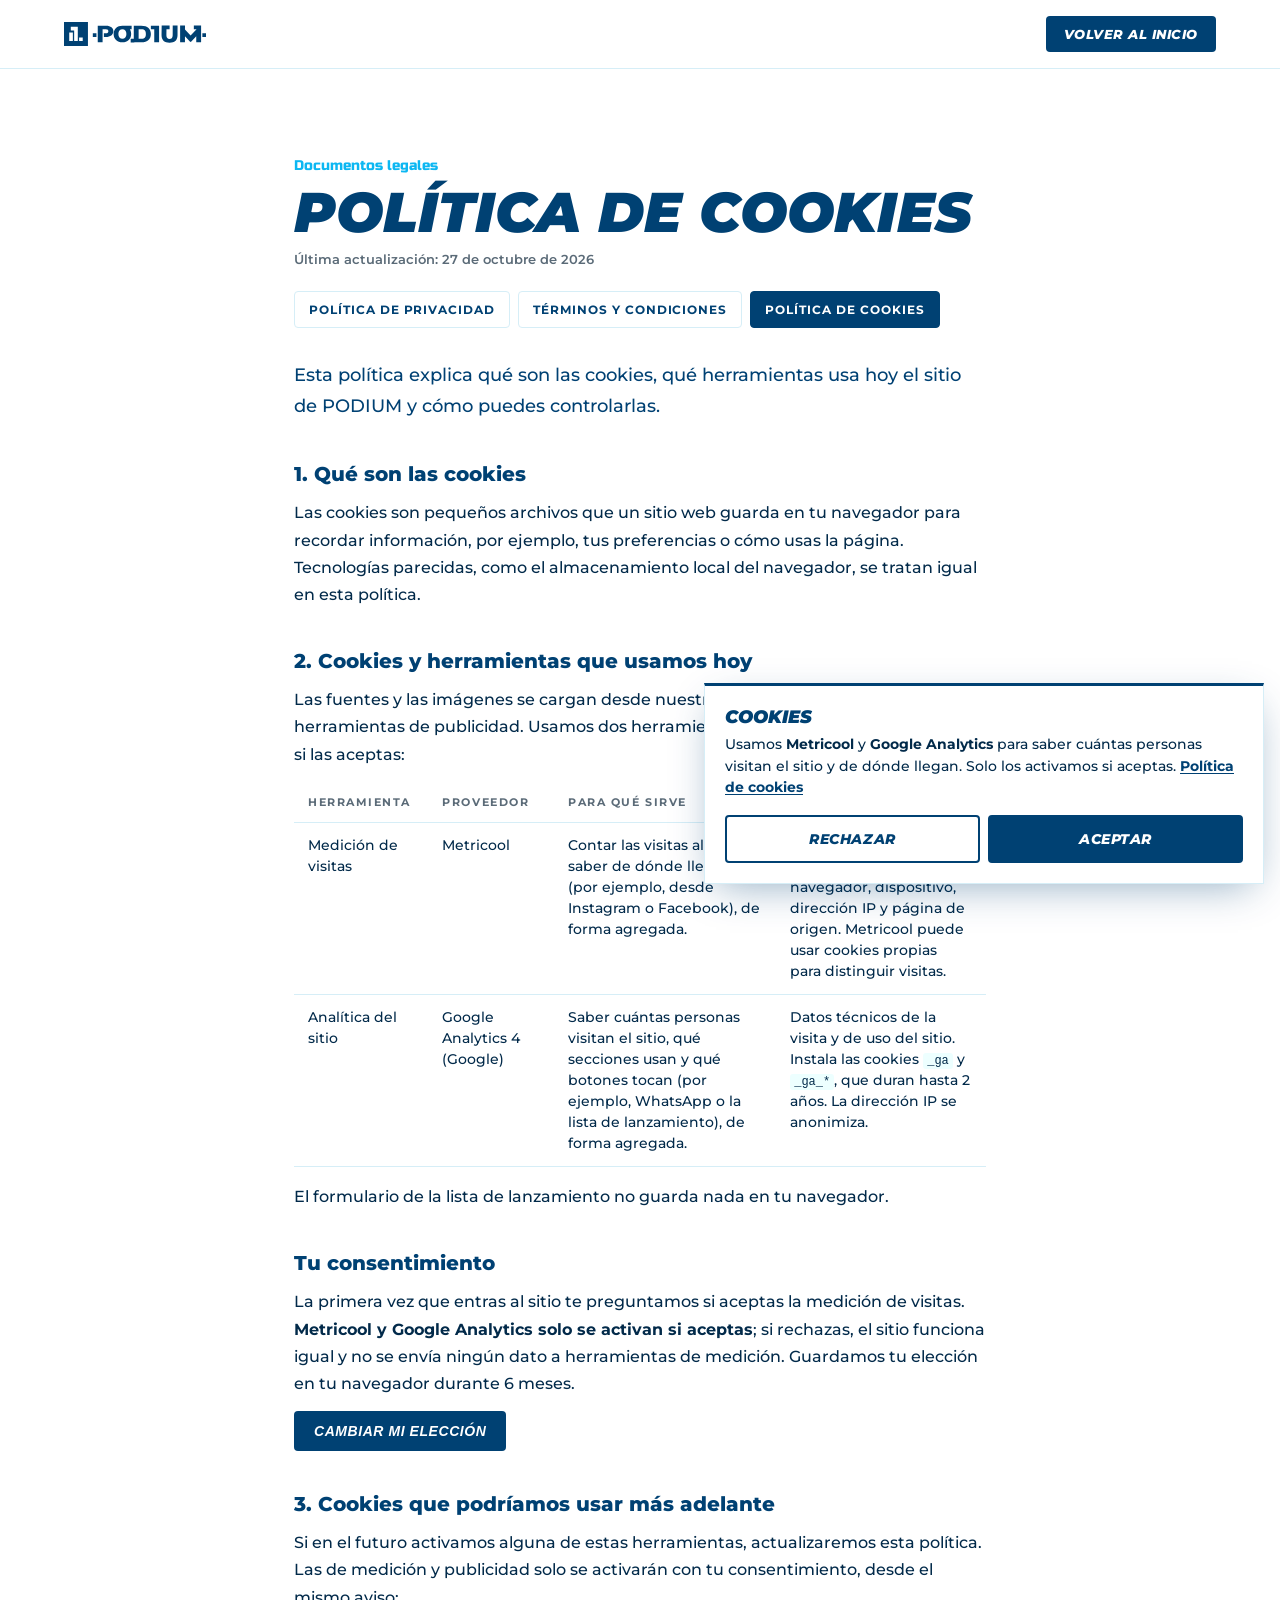
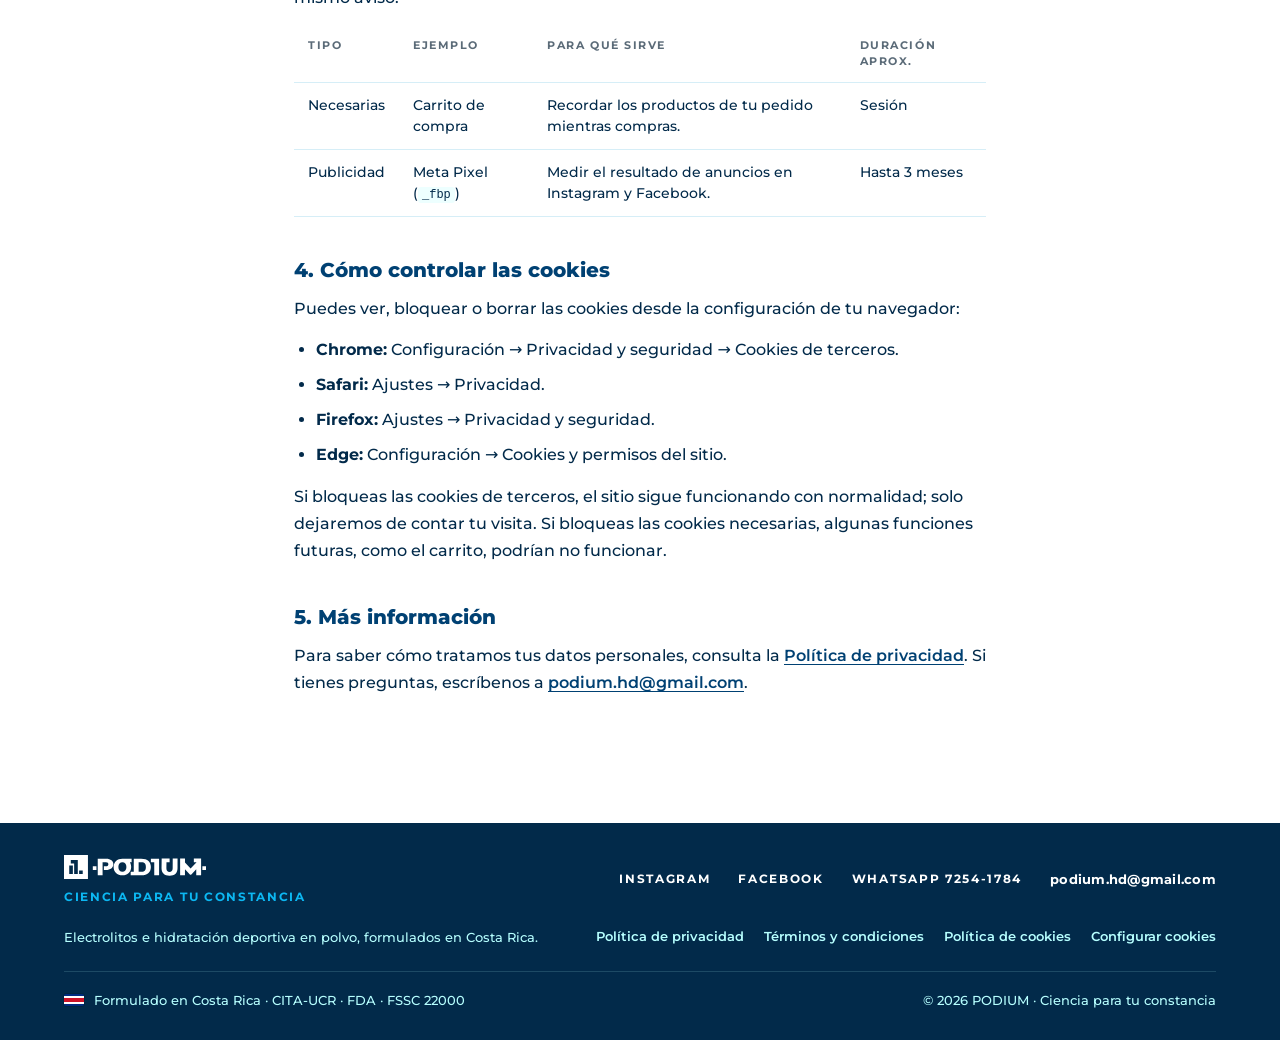
<file: cookies.html>
<!DOCTYPE html>
<html lang="es-CR">
<head>
<meta charset="utf-8">
<meta name="viewport" content="width=device-width, initial-scale=1">
<title>Política de cookies | PODIUM</title>
<meta name="description" content="Qué cookies usa el sitio de PODIUM, para qué sirven y cómo controlarlas desde tu navegador.">
<meta name="robots" content="index, follow">
<meta name="theme-color" content="#004173">
<link rel="canonical" href="https://podium-tan.vercel.app/cookies.html">
<link rel="alternate" hreflang="es-CR" href="https://podium-tan.vercel.app/cookies.html">
<link rel="alternate" hreflang="x-default" href="https://podium-tan.vercel.app/cookies.html">
<meta property="og:url" content="https://podium-tan.vercel.app/cookies.html">
<meta property="og:type" content="website">
<meta property="og:locale" content="es_CR">
<meta property="og:site_name" content="PODIUM">
<meta property="og:title" content="Política de cookies | PODIUM">
<meta property="og:description" content="Qué cookies usa el sitio de PODIUM, para qué sirven y cómo controlarlas desde tu navegador.">
<meta name="twitter:card" content="summary_large_image">
<meta property="og:image" content="https://podium-tan.vercel.app/assets/og-image.jpg">
<meta property="og:image:width" content="1200">
<meta property="og:image:height" content="630">
<meta property="og:image:alt" content="PODIUM: hidratación sin pesadez. Electrolitos en polvo hechos en Costa Rica.">
<meta name="twitter:image" content="https://podium-tan.vercel.app/assets/og-image.jpg">
<link rel="icon" href="assets/favicon.svg" type="image/svg+xml">
<link rel="icon" href="assets/favicon-32.png" type="image/png" sizes="32x32">
<link rel="apple-touch-icon" href="assets/apple-touch-icon.png">
<link rel="preload" href="fonts/montserrat-latin-500-normal.woff2" as="font" type="font/woff2" crossorigin>
<link rel="stylesheet" href="styles.css">
<script type="application/ld+json">
{
  "@context": "https://schema.org",
  "@type": "BreadcrumbList",
  "itemListElement": [
    {
      "@type": "ListItem",
      "position": 1,
      "name": "Inicio",
      "item": "https://podium-tan.vercel.app/"
    },
    {
      "@type": "ListItem",
      "position": 2,
      "name": "Política de cookies",
      "item": "https://podium-tan.vercel.app/cookies.html"
    }
  ]
}
</script>
</head>
<body class="legal-page">
<!-- Borrador redactado para el prelanzamiento. Debe revisarlo un abogado en Costa Rica antes de vender. -->
<a class="skip" href="#main">Saltar al contenido</a>

<nav class="nav" aria-label="Principal">
  <a class="nav__brand" href="index.html" aria-label="PODIUM, inicio"><img class="nav__logo" src="assets/marca/podium-horizontal-navy.svg" alt="PODIUM" width="142" height="24"></a>
  <a class="btn btn--navy nav__cta" href="index.html">Volver al inicio</a>
</nav>

<main id="main" class="legal">
  <header class="legal__head">
    <div class="kicker">Documentos legales</div>
    <h1 class="display legal__title">Política de cookies</h1>
    <p class="legal__meta">Última actualización: 27 de octubre de 2026</p>
    <nav class="legal__tabs" aria-label="Documentos legales">
      <a class="legal__tab" href="privacidad.html">Política de privacidad</a>
      <a class="legal__tab" href="terminos.html">Términos y condiciones</a>
      <a class="legal__tab" href="cookies.html" aria-current="page">Política de cookies</a>
    </nav>
  </header>
  <article class="legal__body">
    <p class="legal__lede">Esta política explica qué son las cookies, qué herramientas usa hoy el sitio de PODIUM y cómo puedes controlarlas.</p>

    <h2>1. Qué son las cookies</h2>
    <p>Las cookies son pequeños archivos que un sitio web guarda en tu navegador para recordar información, por ejemplo, tus preferencias o cómo usas la página. Tecnologías parecidas, como el almacenamiento local del navegador, se tratan igual en esta política.</p>

    <h2>2. Cookies y herramientas que usamos hoy</h2>
    <p>Las fuentes y las imágenes se cargan desde nuestro propio sitio y no usamos herramientas de publicidad. Usamos dos herramientas de medición de terceros, solo si las aceptas:</p>
    <div class="table-wrap">
      <table class="legal__table">
        <thead><tr><th scope="col">Herramienta</th><th scope="col">Proveedor</th><th scope="col">Para qué sirve</th><th scope="col">Qué datos usa</th></tr></thead>
        <tbody>
          <tr><td>Medición de visitas</td><td>Metricool</td><td>Contar las visitas al sitio y saber de dónde llegan (por ejemplo, desde Instagram o Facebook), de forma agregada.</td><td>Datos técnicos de la visita: página vista, navegador, dispositivo, dirección IP y página de origen. Metricool puede usar cookies propias para distinguir visitas.</td></tr>
          <tr><td>Analítica del sitio</td><td>Google Analytics 4 (Google)</td><td>Saber cuántas personas visitan el sitio, qué secciones usan y qué botones tocan (por ejemplo, WhatsApp o la lista de lanzamiento), de forma agregada.</td><td>Datos técnicos de la visita y de uso del sitio. Instala las cookies <code>_ga</code> y <code>_ga_*</code>, que duran hasta 2 años. La dirección IP se anonimiza.</td></tr>
        </tbody>
      </table>
    </div>
    <p>El formulario de la lista de lanzamiento no guarda nada en tu navegador.</p>

    <h2 id="configurar">Tu consentimiento</h2>
    <p>La primera vez que entras al sitio te preguntamos si aceptas la medición de visitas. <strong>Metricool y Google Analytics solo se activan si aceptas</strong>; si rechazas, el sitio funciona igual y no se envía ningún dato a herramientas de medición. Guardamos tu elección en tu navegador durante 6 meses.</p>
    <p><button type="button" class="btn btn--navy legal__btn" data-cookie-settings>Cambiar mi elección</button></p>

    <h2>3. Cookies que podríamos usar más adelante</h2>
    <p>Si en el futuro activamos alguna de estas herramientas, actualizaremos esta política. Las de medición y publicidad solo se activarán con tu consentimiento, desde el mismo aviso:</p>
    <div class="table-wrap">
      <table class="legal__table">
        <thead><tr><th scope="col">Tipo</th><th scope="col">Ejemplo</th><th scope="col">Para qué sirve</th><th scope="col">Duración aprox.</th></tr></thead>
        <tbody>
          <tr><td>Necesarias</td><td>Carrito de compra</td><td>Recordar los productos de tu pedido mientras compras.</td><td>Sesión</td></tr>
          <tr><td>Publicidad</td><td>Meta Pixel (<code>_fbp</code>)</td><td>Medir el resultado de anuncios en Instagram y Facebook.</td><td>Hasta 3 meses</td></tr>
        </tbody>
      </table>
    </div>

    <h2>4. Cómo controlar las cookies</h2>
    <p>Puedes ver, bloquear o borrar las cookies desde la configuración de tu navegador:</p>
    <ul>
      <li><strong>Chrome:</strong> Configuración → Privacidad y seguridad → Cookies de terceros.</li>
      <li><strong>Safari:</strong> Ajustes → Privacidad.</li>
      <li><strong>Firefox:</strong> Ajustes → Privacidad y seguridad.</li>
      <li><strong>Edge:</strong> Configuración → Cookies y permisos del sitio.</li>
    </ul>
    <p>Si bloqueas las cookies de terceros, el sitio sigue funcionando con normalidad; solo dejaremos de contar tu visita. Si bloqueas las cookies necesarias, algunas funciones futuras, como el carrito, podrían no funcionar.</p>

    <h2>5. Más información</h2>
    <p>Para saber cómo tratamos tus datos personales, consulta la <a href="privacidad.html">Política de privacidad</a>. Si tienes preguntas, escríbenos a <a href="mailto:podium.hd@gmail.com">podium.hd@gmail.com</a>.</p>
  </article>
</main>

<footer class="footer">
  <div class="footer__top">
    <div class="footer__brand"><img class="footer__logo" src="assets/marca/podium-horizontal-blanco.svg" alt="PODIUM" width="142" height="24" loading="lazy"><span class="footer__tagline">Ciencia para tu constancia</span></div>
    <nav class="social" aria-label="Redes sociales y contacto">
      <a class="social__link" href="https://www.instagram.com/podium.hd/" target="_blank" rel="noopener me">Instagram</a>
      <a class="social__link" href="https://www.facebook.com/profile.php?id=61594930238077" target="_blank" rel="noopener me">Facebook</a>
      <a class="social__link" href="https://wa.me/50672541784" target="_blank" rel="noopener">WhatsApp 7254-1784</a>
      <a class="social__link social__link--mail" href="mailto:podium.hd@gmail.com">podium.hd@gmail.com</a>
    </nav>
  </div>
  <div class="footer__mid">
    <p class="footer__text">Electrolitos e hidratación deportiva en polvo, formulados en Costa Rica.</p>
    <nav class="footer__links" aria-label="Información">
      <a href="privacidad.html">Política de privacidad</a>
      <a href="terminos.html">Términos y condiciones</a>
      <a href="cookies.html">Política de cookies</a>
      <a href="cookies.html#configurar" data-cookie-settings>Configurar cookies</a>
    </nav>
  </div>
  <div class="footer__bottom">
    <div class="footer__text"><svg class="flag" viewBox="0 0 30 18" width="20" height="12" aria-hidden="true" focusable="false"><rect width="30" height="18" fill="#002b7f"/><rect y="3" width="30" height="12" fill="#ffffff"/><rect y="6" width="30" height="6" fill="#ce1126"/></svg> Formulado en Costa Rica · CITA-UCR · FDA · FSSC 22000</div>
    <div class="footer__text">© 2026 PODIUM · Ciencia para tu constancia</div>
  </div>
</footer>
<script src="consent.js" defer></script>
</body>
</html>
</file>
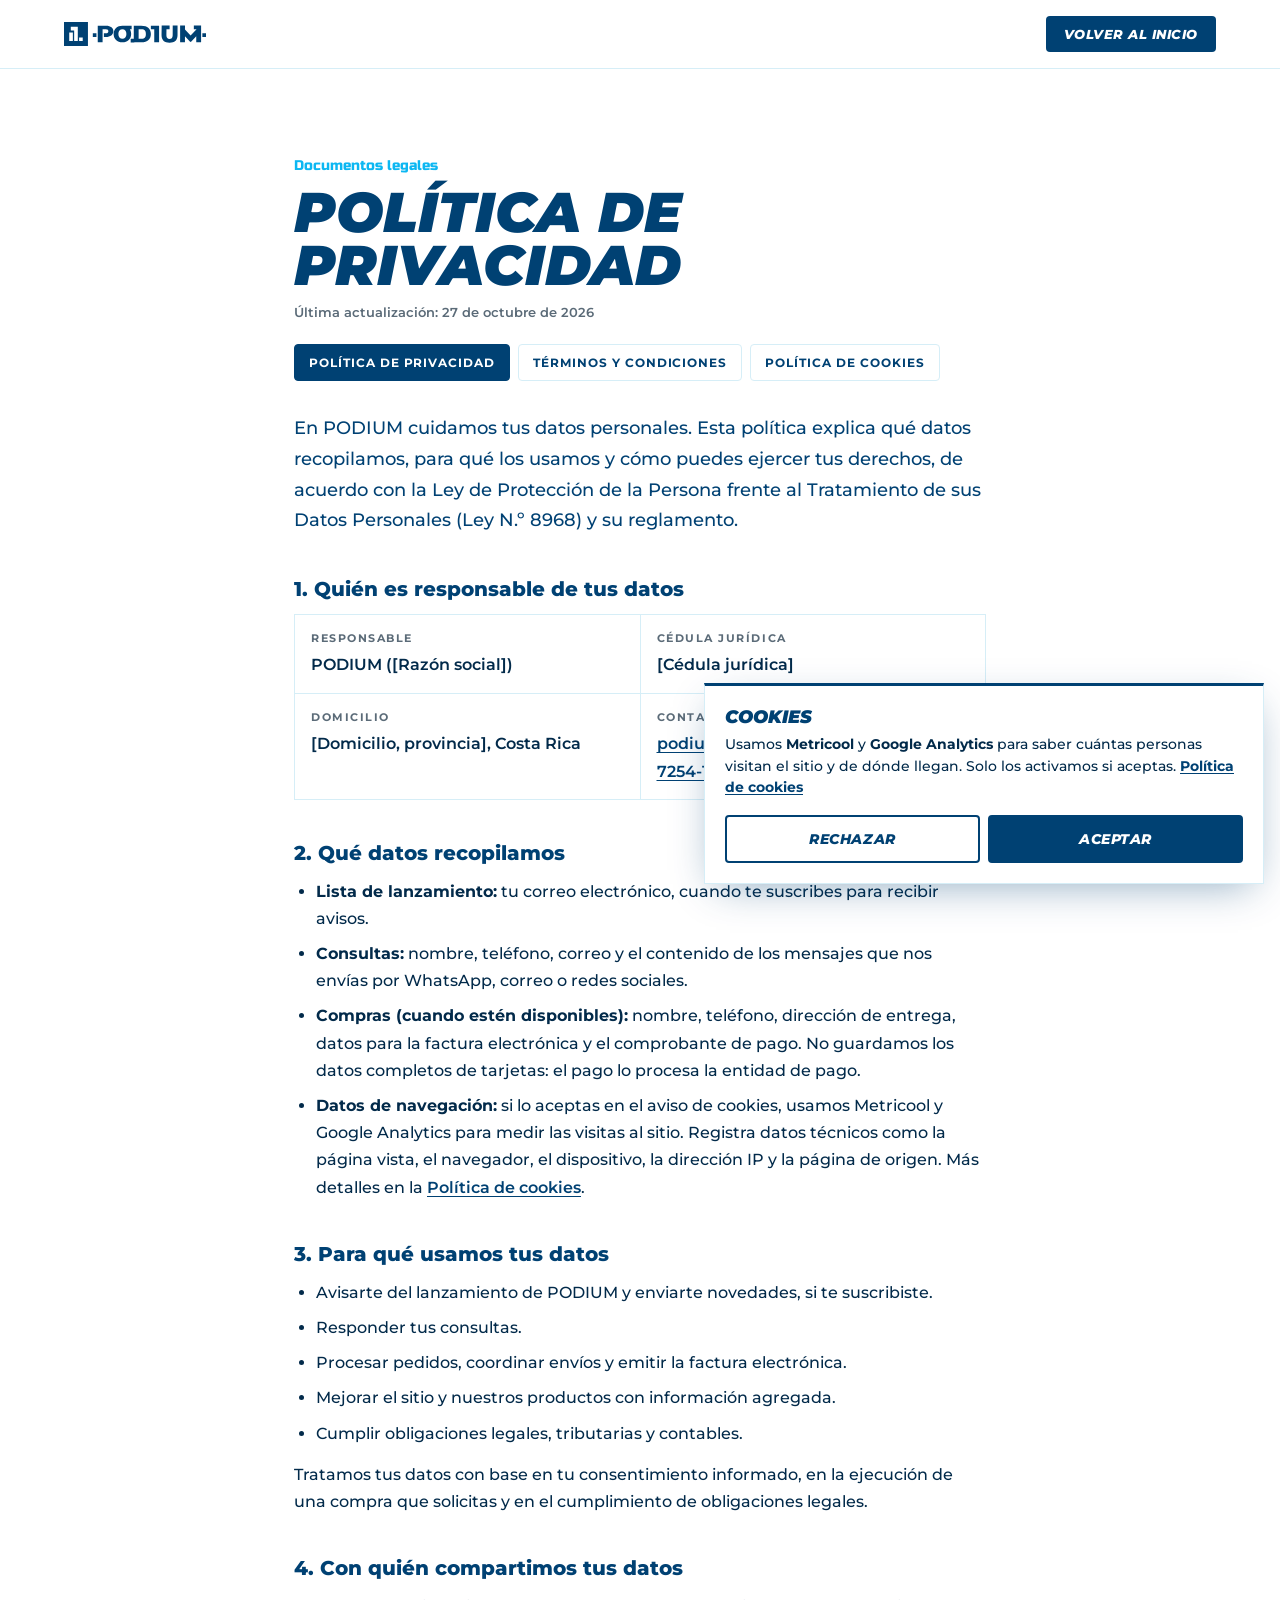
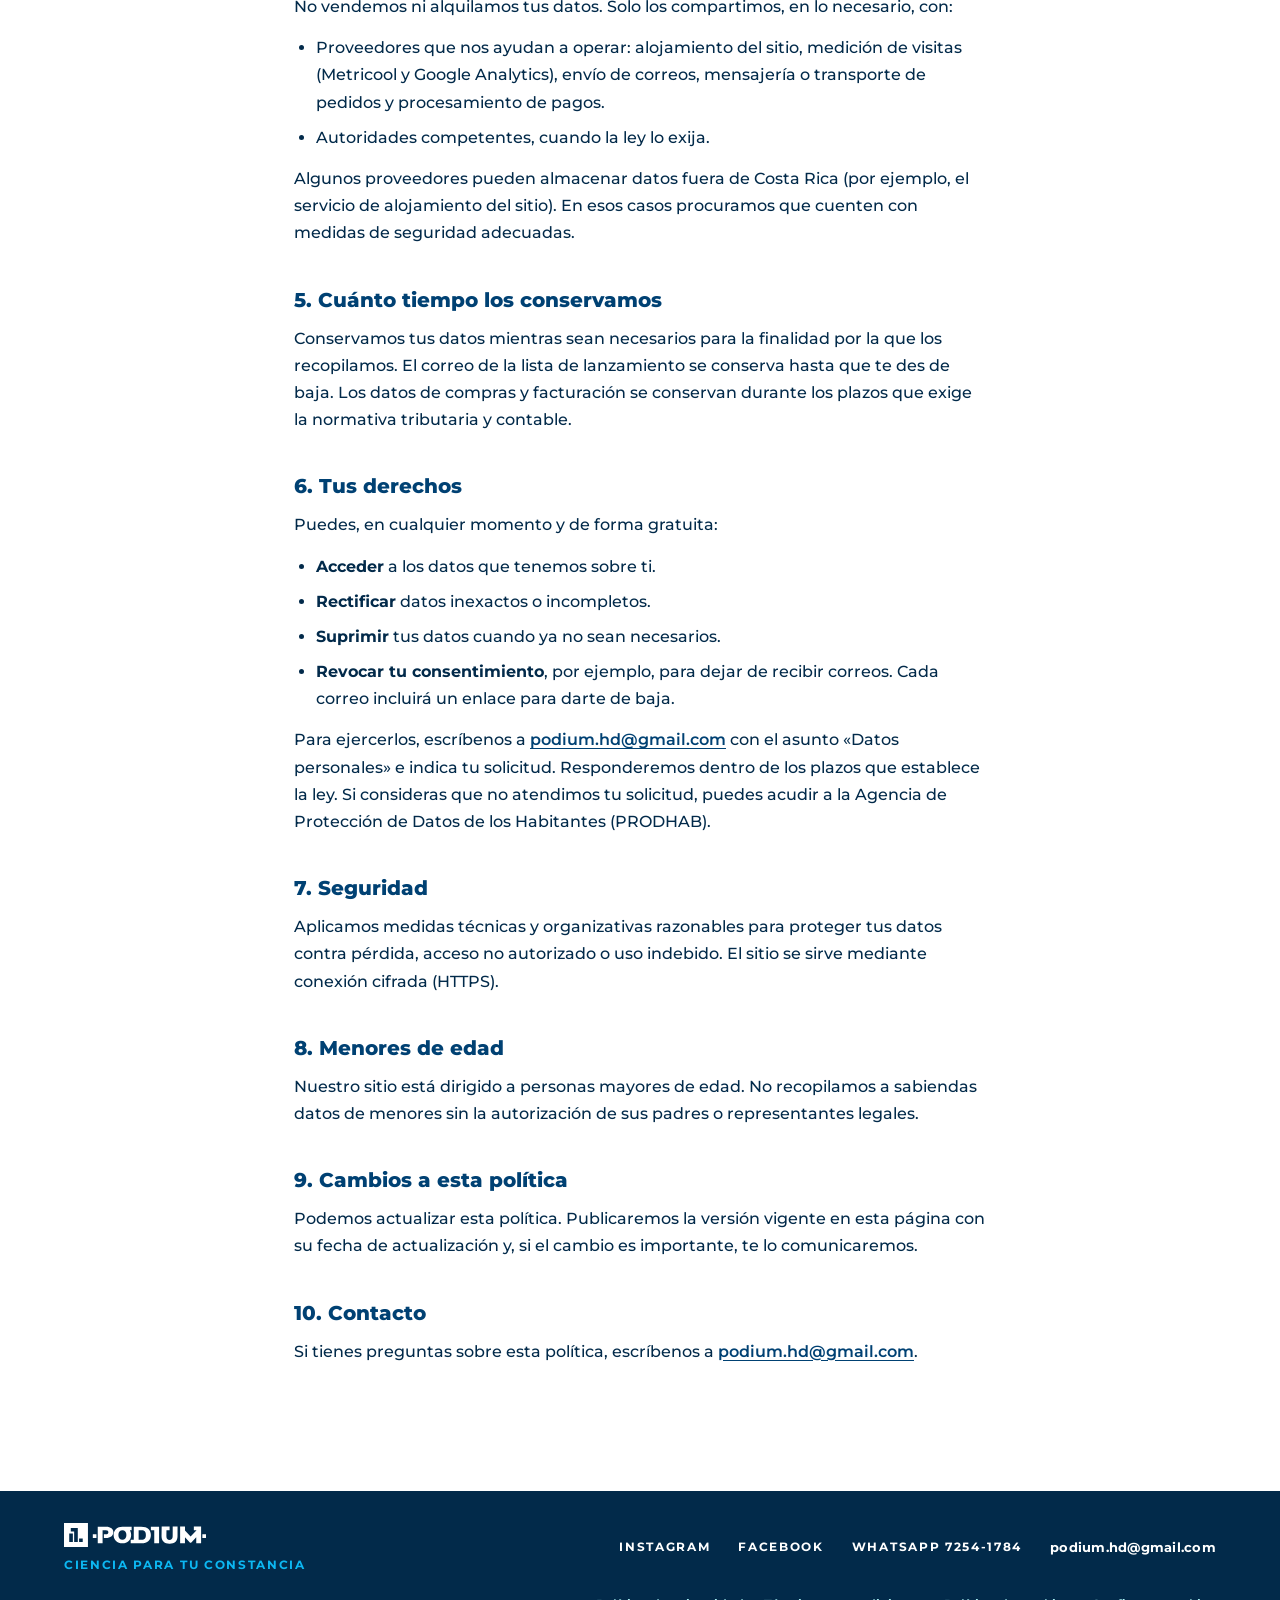
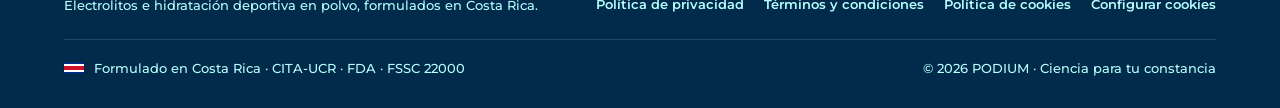
<file: privacidad.html>
<!DOCTYPE html>
<html lang="es-CR">
<head>
<meta charset="utf-8">
<meta name="viewport" content="width=device-width, initial-scale=1">
<title>Política de privacidad | PODIUM</title>
<meta name="description" content="Cómo PODIUM recopila, usa y protege tus datos personales, y cómo ejercer tus derechos según la Ley 8968 de Costa Rica.">
<meta name="robots" content="index, follow">
<meta name="theme-color" content="#004173">
<link rel="canonical" href="https://podium-tan.vercel.app/privacidad.html">
<link rel="alternate" hreflang="es-CR" href="https://podium-tan.vercel.app/privacidad.html">
<link rel="alternate" hreflang="x-default" href="https://podium-tan.vercel.app/privacidad.html">
<meta property="og:url" content="https://podium-tan.vercel.app/privacidad.html">
<meta property="og:type" content="website">
<meta property="og:locale" content="es_CR">
<meta property="og:site_name" content="PODIUM">
<meta property="og:title" content="Política de privacidad | PODIUM">
<meta property="og:description" content="Cómo PODIUM recopila, usa y protege tus datos personales, y cómo ejercer tus derechos según la Ley 8968 de Costa Rica.">
<meta name="twitter:card" content="summary_large_image">
<meta property="og:image" content="https://podium-tan.vercel.app/assets/og-image.jpg">
<meta property="og:image:width" content="1200">
<meta property="og:image:height" content="630">
<meta property="og:image:alt" content="PODIUM: hidratación sin pesadez. Electrolitos en polvo hechos en Costa Rica.">
<meta name="twitter:image" content="https://podium-tan.vercel.app/assets/og-image.jpg">
<link rel="icon" href="assets/favicon.svg" type="image/svg+xml">
<link rel="icon" href="assets/favicon-32.png" type="image/png" sizes="32x32">
<link rel="apple-touch-icon" href="assets/apple-touch-icon.png">
<link rel="preload" href="fonts/montserrat-latin-500-normal.woff2" as="font" type="font/woff2" crossorigin>
<link rel="stylesheet" href="styles.css">
<script type="application/ld+json">
{
  "@context": "https://schema.org",
  "@type": "BreadcrumbList",
  "itemListElement": [
    {
      "@type": "ListItem",
      "position": 1,
      "name": "Inicio",
      "item": "https://podium-tan.vercel.app/"
    },
    {
      "@type": "ListItem",
      "position": 2,
      "name": "Política de privacidad",
      "item": "https://podium-tan.vercel.app/privacidad.html"
    }
  ]
}
</script>
</head>
<body class="legal-page">
<!-- Borrador redactado para el prelanzamiento. Debe revisarlo un abogado en Costa Rica antes de vender. -->
<a class="skip" href="#main">Saltar al contenido</a>

<nav class="nav" aria-label="Principal">
  <a class="nav__brand" href="index.html" aria-label="PODIUM, inicio"><img class="nav__logo" src="assets/marca/podium-horizontal-navy.svg" alt="PODIUM" width="142" height="24"></a>
  <a class="btn btn--navy nav__cta" href="index.html">Volver al inicio</a>
</nav>

<main id="main" class="legal">
  <header class="legal__head">
    <div class="kicker">Documentos legales</div>
    <h1 class="display legal__title">Política de privacidad</h1>
    <p class="legal__meta">Última actualización: 27 de octubre de 2026</p>
    <nav class="legal__tabs" aria-label="Documentos legales">
      <a class="legal__tab" href="privacidad.html" aria-current="page">Política de privacidad</a>
      <a class="legal__tab" href="terminos.html">Términos y condiciones</a>
      <a class="legal__tab" href="cookies.html">Política de cookies</a>
    </nav>
  </header>
  <article class="legal__body">
    <p class="legal__lede">En PODIUM cuidamos tus datos personales. Esta política explica qué datos recopilamos, para qué los usamos y cómo puedes ejercer tus derechos, de acuerdo con la Ley de Protección de la Persona frente al Tratamiento de sus Datos Personales (Ley N.º 8968) y su reglamento.</p>

    <h2>1. Quién es responsable de tus datos</h2>
    <dl class="legal__card">
      <div><dt>Responsable</dt><dd>PODIUM ([Razón social])</dd></div>
      <div><dt>Cédula jurídica</dt><dd>[Cédula jurídica]</dd></div>
      <div><dt>Domicilio</dt><dd>[Domicilio, provincia], Costa Rica</dd></div>
      <div><dt>Contacto</dt><dd><a href="mailto:podium.hd@gmail.com">podium.hd@gmail.com</a> · <a href="https://wa.me/50672541784" target="_blank" rel="noopener">WhatsApp 7254-1784</a></dd></div>
    </dl>

    <h2>2. Qué datos recopilamos</h2>
    <ul>
      <li><strong>Lista de lanzamiento:</strong> tu correo electrónico, cuando te suscribes para recibir avisos.</li>
      <li><strong>Consultas:</strong> nombre, teléfono, correo y el contenido de los mensajes que nos envías por WhatsApp, correo o redes sociales.</li>
      <li><strong>Compras (cuando estén disponibles):</strong> nombre, teléfono, dirección de entrega, datos para la factura electrónica y el comprobante de pago. No guardamos los datos completos de tarjetas: el pago lo procesa la entidad de pago.</li>
      <li><strong>Datos de navegación:</strong> si lo aceptas en el aviso de cookies, usamos Metricool y Google Analytics para medir las visitas al sitio. Registra datos técnicos como la página vista, el navegador, el dispositivo, la dirección IP y la página de origen. Más detalles en la <a href="cookies.html">Política de cookies</a>.</li>
    </ul>

    <h2>3. Para qué usamos tus datos</h2>
    <ul>
      <li>Avisarte del lanzamiento de PODIUM y enviarte novedades, si te suscribiste.</li>
      <li>Responder tus consultas.</li>
      <li>Procesar pedidos, coordinar envíos y emitir la factura electrónica.</li>
      <li>Mejorar el sitio y nuestros productos con información agregada.</li>
      <li>Cumplir obligaciones legales, tributarias y contables.</li>
    </ul>
    <p>Tratamos tus datos con base en tu consentimiento informado, en la ejecución de una compra que solicitas y en el cumplimiento de obligaciones legales.</p>

    <h2>4. Con quién compartimos tus datos</h2>
    <p>No vendemos ni alquilamos tus datos. Solo los compartimos, en lo necesario, con:</p>
    <ul>
      <li>Proveedores que nos ayudan a operar: alojamiento del sitio, medición de visitas (Metricool y Google Analytics), envío de correos, mensajería o transporte de pedidos y procesamiento de pagos.</li>
      <li>Autoridades competentes, cuando la ley lo exija.</li>
    </ul>
    <p>Algunos proveedores pueden almacenar datos fuera de Costa Rica (por ejemplo, el servicio de alojamiento del sitio). En esos casos procuramos que cuenten con medidas de seguridad adecuadas.</p>

    <h2>5. Cuánto tiempo los conservamos</h2>
    <p>Conservamos tus datos mientras sean necesarios para la finalidad por la que los recopilamos. El correo de la lista de lanzamiento se conserva hasta que te des de baja. Los datos de compras y facturación se conservan durante los plazos que exige la normativa tributaria y contable.</p>

    <h2>6. Tus derechos</h2>
    <p>Puedes, en cualquier momento y de forma gratuita:</p>
    <ul>
      <li><strong>Acceder</strong> a los datos que tenemos sobre ti.</li>
      <li><strong>Rectificar</strong> datos inexactos o incompletos.</li>
      <li><strong>Suprimir</strong> tus datos cuando ya no sean necesarios.</li>
      <li><strong>Revocar tu consentimiento</strong>, por ejemplo, para dejar de recibir correos. Cada correo incluirá un enlace para darte de baja.</li>
    </ul>
    <p>Para ejercerlos, escríbenos a <a href="mailto:podium.hd@gmail.com">podium.hd@gmail.com</a> con el asunto «Datos personales» e indica tu solicitud. Responderemos dentro de los plazos que establece la ley. Si consideras que no atendimos tu solicitud, puedes acudir a la Agencia de Protección de Datos de los Habitantes (PRODHAB).</p>

    <h2>7. Seguridad</h2>
    <p>Aplicamos medidas técnicas y organizativas razonables para proteger tus datos contra pérdida, acceso no autorizado o uso indebido. El sitio se sirve mediante conexión cifrada (HTTPS).</p>

    <h2>8. Menores de edad</h2>
    <p>Nuestro sitio está dirigido a personas mayores de edad. No recopilamos a sabiendas datos de menores sin la autorización de sus padres o representantes legales.</p>

    <h2>9. Cambios a esta política</h2>
    <p>Podemos actualizar esta política. Publicaremos la versión vigente en esta página con su fecha de actualización y, si el cambio es importante, te lo comunicaremos.</p>

    <h2>10. Contacto</h2>
    <p>Si tienes preguntas sobre esta política, escríbenos a <a href="mailto:podium.hd@gmail.com">podium.hd@gmail.com</a>.</p>
  </article>
</main>

<footer class="footer">
  <div class="footer__top">
    <div class="footer__brand"><img class="footer__logo" src="assets/marca/podium-horizontal-blanco.svg" alt="PODIUM" width="142" height="24" loading="lazy"><span class="footer__tagline">Ciencia para tu constancia</span></div>
    <nav class="social" aria-label="Redes sociales y contacto">
      <a class="social__link" href="https://www.instagram.com/podium.hd/" target="_blank" rel="noopener me">Instagram</a>
      <a class="social__link" href="https://www.facebook.com/profile.php?id=61594930238077" target="_blank" rel="noopener me">Facebook</a>
      <a class="social__link" href="https://wa.me/50672541784" target="_blank" rel="noopener">WhatsApp 7254-1784</a>
      <a class="social__link social__link--mail" href="mailto:podium.hd@gmail.com">podium.hd@gmail.com</a>
    </nav>
  </div>
  <div class="footer__mid">
    <p class="footer__text">Electrolitos e hidratación deportiva en polvo, formulados en Costa Rica.</p>
    <nav class="footer__links" aria-label="Información">
      <a href="privacidad.html">Política de privacidad</a>
      <a href="terminos.html">Términos y condiciones</a>
      <a href="cookies.html">Política de cookies</a>
      <a href="cookies.html#configurar" data-cookie-settings>Configurar cookies</a>
    </nav>
  </div>
  <div class="footer__bottom">
    <div class="footer__text"><svg class="flag" viewBox="0 0 30 18" width="20" height="12" aria-hidden="true" focusable="false"><rect width="30" height="18" fill="#002b7f"/><rect y="3" width="30" height="12" fill="#ffffff"/><rect y="6" width="30" height="6" fill="#ce1126"/></svg> Formulado en Costa Rica · CITA-UCR · FDA · FSSC 22000</div>
    <div class="footer__text">© 2026 PODIUM · Ciencia para tu constancia</div>
  </div>
</footer>
<script src="consent.js" defer></script>
</body>
</html>
</file>
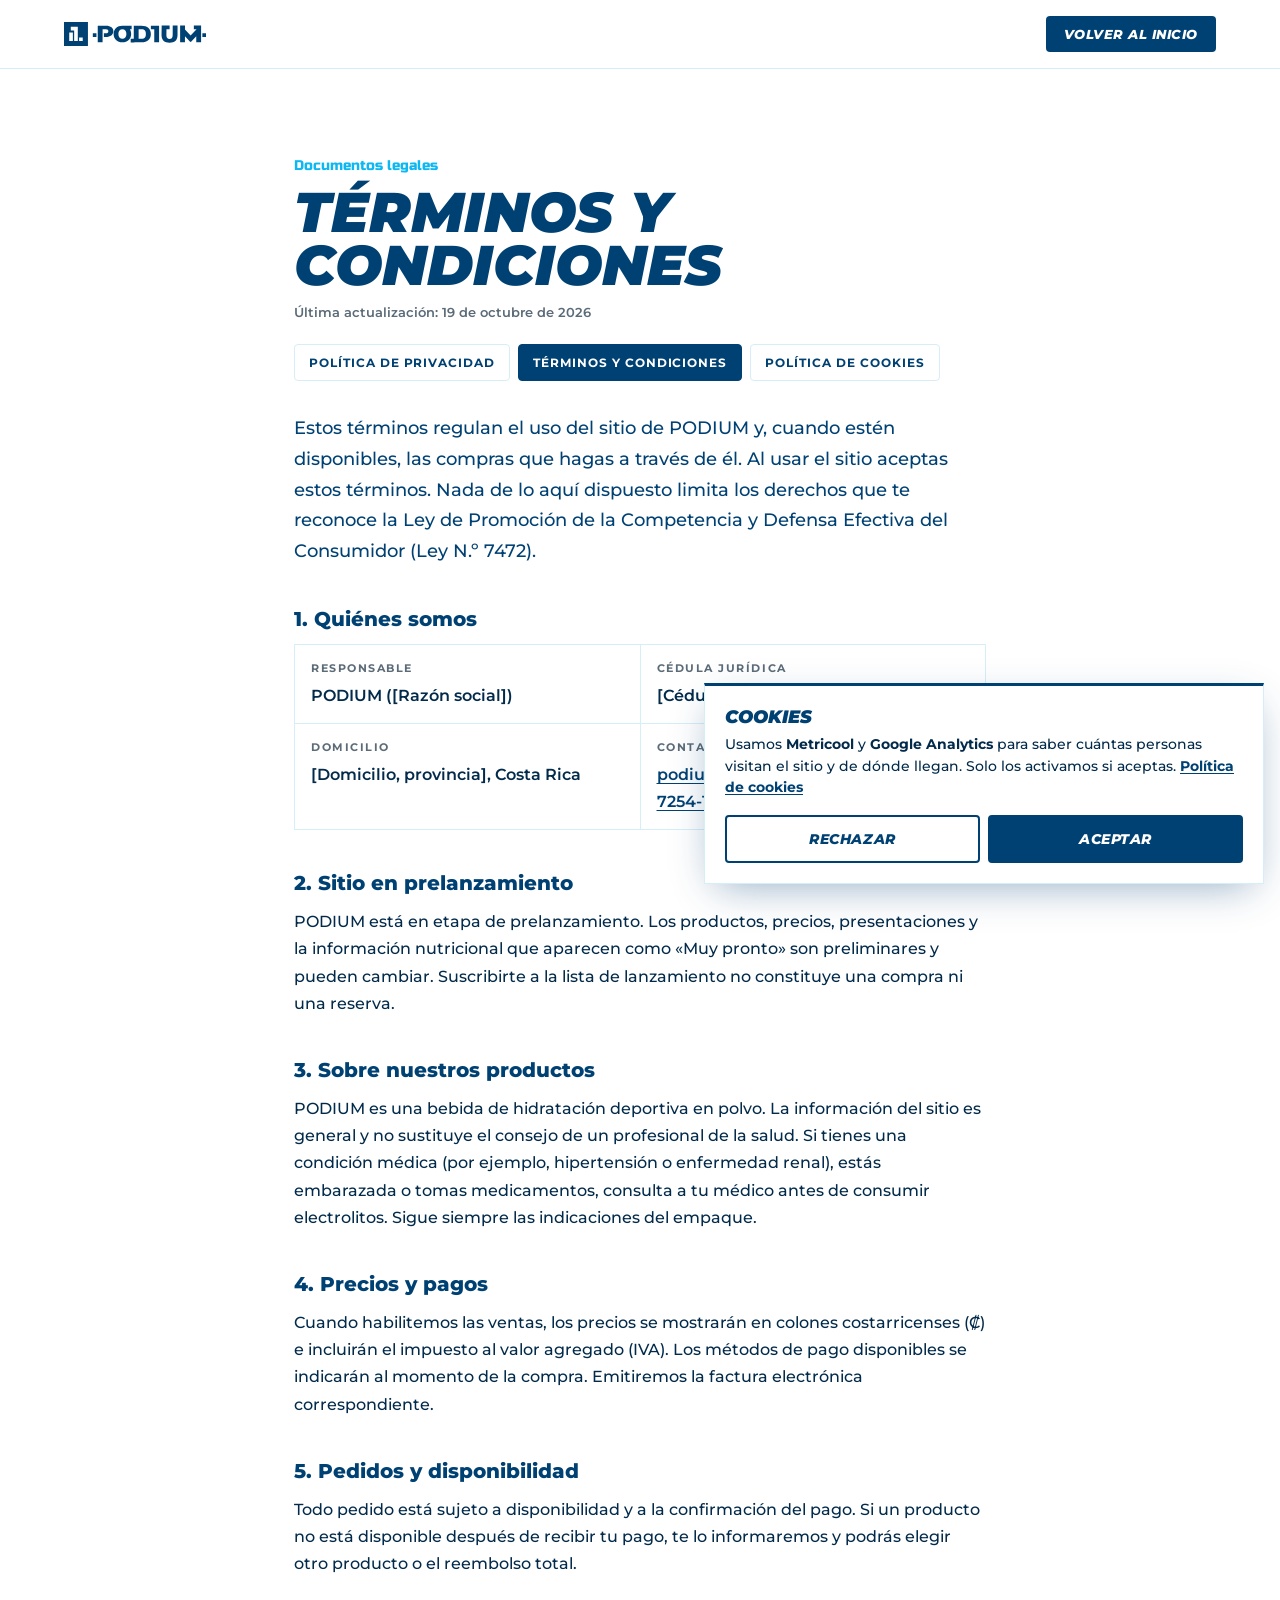
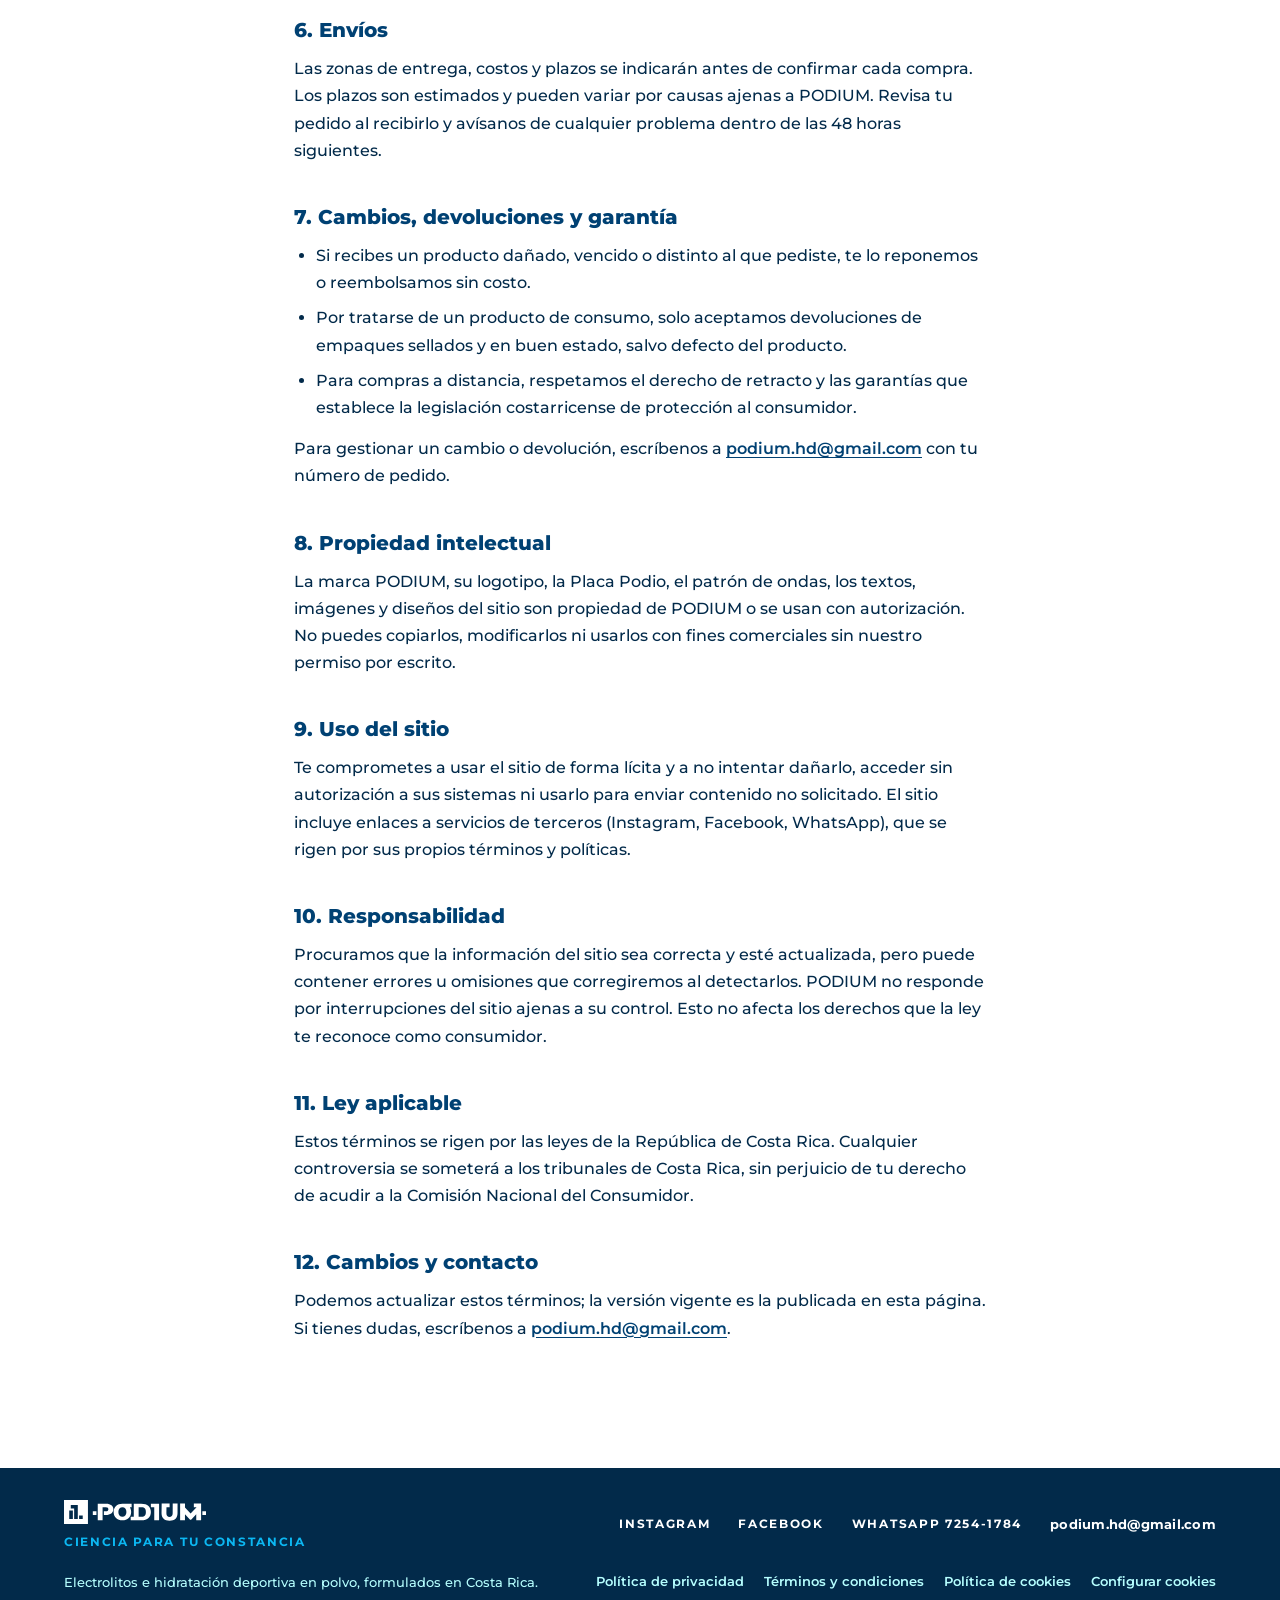
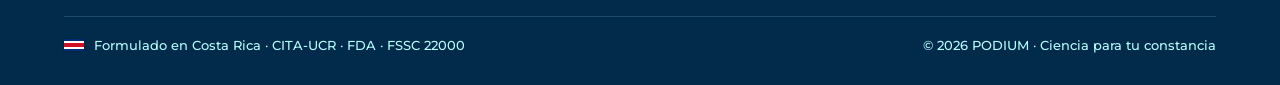
<file: terminos.html>
<!DOCTYPE html>
<html lang="es-CR">
<head>
<meta charset="utf-8">
<meta name="viewport" content="width=device-width, initial-scale=1">
<title>Términos y condiciones | PODIUM</title>
<meta name="description" content="Condiciones de uso del sitio de PODIUM y de las compras de nuestros productos de hidratación deportiva en Costa Rica.">
<meta name="robots" content="index, follow">
<meta name="theme-color" content="#004173">
<link rel="canonical" href="https://podium-tan.vercel.app/terminos.html">
<link rel="alternate" hreflang="es-CR" href="https://podium-tan.vercel.app/terminos.html">
<link rel="alternate" hreflang="x-default" href="https://podium-tan.vercel.app/terminos.html">
<meta property="og:url" content="https://podium-tan.vercel.app/terminos.html">
<meta property="og:type" content="website">
<meta property="og:locale" content="es_CR">
<meta property="og:site_name" content="PODIUM">
<meta property="og:title" content="Términos y condiciones | PODIUM">
<meta property="og:description" content="Condiciones de uso del sitio de PODIUM y de las compras de nuestros productos de hidratación deportiva en Costa Rica.">
<meta name="twitter:card" content="summary_large_image">
<meta property="og:image" content="https://podium-tan.vercel.app/assets/og-image.jpg">
<meta property="og:image:width" content="1200">
<meta property="og:image:height" content="630">
<meta property="og:image:alt" content="PODIUM: hidratación sin pesadez. Electrolitos en polvo hechos en Costa Rica.">
<meta name="twitter:image" content="https://podium-tan.vercel.app/assets/og-image.jpg">
<link rel="icon" href="assets/favicon.svg" type="image/svg+xml">
<link rel="icon" href="assets/favicon-32.png" type="image/png" sizes="32x32">
<link rel="apple-touch-icon" href="assets/apple-touch-icon.png">
<link rel="preload" href="fonts/montserrat-latin-500-normal.woff2" as="font" type="font/woff2" crossorigin>
<link rel="stylesheet" href="styles.css">
<script type="application/ld+json">
{
  "@context": "https://schema.org",
  "@type": "BreadcrumbList",
  "itemListElement": [
    {
      "@type": "ListItem",
      "position": 1,
      "name": "Inicio",
      "item": "https://podium-tan.vercel.app/"
    },
    {
      "@type": "ListItem",
      "position": 2,
      "name": "Términos y condiciones",
      "item": "https://podium-tan.vercel.app/terminos.html"
    }
  ]
}
</script>
</head>
<body class="legal-page">
<!-- Borrador redactado para el prelanzamiento. Debe revisarlo un abogado en Costa Rica antes de vender. -->
<a class="skip" href="#main">Saltar al contenido</a>

<nav class="nav" aria-label="Principal">
  <a class="nav__brand" href="index.html" aria-label="PODIUM, inicio"><img class="nav__logo" src="assets/marca/podium-horizontal-navy.svg" alt="PODIUM" width="142" height="24"></a>
  <a class="btn btn--navy nav__cta" href="index.html">Volver al inicio</a>
</nav>

<main id="main" class="legal">
  <header class="legal__head">
    <div class="kicker">Documentos legales</div>
    <h1 class="display legal__title">Términos y condiciones</h1>
    <p class="legal__meta">Última actualización: 19 de octubre de 2026</p>
    <nav class="legal__tabs" aria-label="Documentos legales">
      <a class="legal__tab" href="privacidad.html">Política de privacidad</a>
      <a class="legal__tab" href="terminos.html" aria-current="page">Términos y condiciones</a>
      <a class="legal__tab" href="cookies.html">Política de cookies</a>
    </nav>
  </header>
  <article class="legal__body">
    <p class="legal__lede">Estos términos regulan el uso del sitio de PODIUM y, cuando estén disponibles, las compras que hagas a través de él. Al usar el sitio aceptas estos términos. Nada de lo aquí dispuesto limita los derechos que te reconoce la Ley de Promoción de la Competencia y Defensa Efectiva del Consumidor (Ley N.º 7472).</p>

    <h2>1. Quiénes somos</h2>
    <dl class="legal__card">
      <div><dt>Responsable</dt><dd>PODIUM ([Razón social])</dd></div>
      <div><dt>Cédula jurídica</dt><dd>[Cédula jurídica]</dd></div>
      <div><dt>Domicilio</dt><dd>[Domicilio, provincia], Costa Rica</dd></div>
      <div><dt>Contacto</dt><dd><a href="mailto:podium.hd@gmail.com">podium.hd@gmail.com</a> · <a href="https://wa.me/50672541784" target="_blank" rel="noopener">WhatsApp 7254-1784</a></dd></div>
    </dl>

    <h2>2. Sitio en prelanzamiento</h2>
    <p>PODIUM está en etapa de prelanzamiento. Los productos, precios, presentaciones y la información nutricional que aparecen como «Muy pronto» son preliminares y pueden cambiar. Suscribirte a la lista de lanzamiento no constituye una compra ni una reserva.</p>

    <h2>3. Sobre nuestros productos</h2>
    <p>PODIUM es una bebida de hidratación deportiva en polvo. La información del sitio es general y no sustituye el consejo de un profesional de la salud. Si tienes una condición médica (por ejemplo, hipertensión o enfermedad renal), estás embarazada o tomas medicamentos, consulta a tu médico antes de consumir electrolitos. Sigue siempre las indicaciones del empaque.</p>

    <h2>4. Precios y pagos</h2>
    <p>Cuando habilitemos las ventas, los precios se mostrarán en colones costarricenses (₡) e incluirán el impuesto al valor agregado (IVA). Los métodos de pago disponibles se indicarán al momento de la compra. Emitiremos la factura electrónica correspondiente.</p>

    <h2>5. Pedidos y disponibilidad</h2>
    <p>Todo pedido está sujeto a disponibilidad y a la confirmación del pago. Si un producto no está disponible después de recibir tu pago, te lo informaremos y podrás elegir otro producto o el reembolso total.</p>

    <h2>6. Envíos</h2>
    <p>Las zonas de entrega, costos y plazos se indicarán antes de confirmar cada compra. Los plazos son estimados y pueden variar por causas ajenas a PODIUM. Revisa tu pedido al recibirlo y avísanos de cualquier problema dentro de las 48 horas siguientes.</p>

    <h2>7. Cambios, devoluciones y garantía</h2>
    <ul>
      <li>Si recibes un producto dañado, vencido o distinto al que pediste, te lo reponemos o reembolsamos sin costo.</li>
      <li>Por tratarse de un producto de consumo, solo aceptamos devoluciones de empaques sellados y en buen estado, salvo defecto del producto.</li>
      <li>Para compras a distancia, respetamos el derecho de retracto y las garantías que establece la legislación costarricense de protección al consumidor.</li>
    </ul>
    <p>Para gestionar un cambio o devolución, escríbenos a <a href="mailto:podium.hd@gmail.com">podium.hd@gmail.com</a> con tu número de pedido.</p>

    <h2>8. Propiedad intelectual</h2>
    <p>La marca PODIUM, su logotipo, la Placa Podio, el patrón de ondas, los textos, imágenes y diseños del sitio son propiedad de PODIUM o se usan con autorización. No puedes copiarlos, modificarlos ni usarlos con fines comerciales sin nuestro permiso por escrito.</p>

    <h2>9. Uso del sitio</h2>
    <p>Te comprometes a usar el sitio de forma lícita y a no intentar dañarlo, acceder sin autorización a sus sistemas ni usarlo para enviar contenido no solicitado. El sitio incluye enlaces a servicios de terceros (Instagram, Facebook, WhatsApp), que se rigen por sus propios términos y políticas.</p>

    <h2>10. Responsabilidad</h2>
    <p>Procuramos que la información del sitio sea correcta y esté actualizada, pero puede contener errores u omisiones que corregiremos al detectarlos. PODIUM no responde por interrupciones del sitio ajenas a su control. Esto no afecta los derechos que la ley te reconoce como consumidor.</p>

    <h2>11. Ley aplicable</h2>
    <p>Estos términos se rigen por las leyes de la República de Costa Rica. Cualquier controversia se someterá a los tribunales de Costa Rica, sin perjuicio de tu derecho de acudir a la Comisión Nacional del Consumidor.</p>

    <h2>12. Cambios y contacto</h2>
    <p>Podemos actualizar estos términos; la versión vigente es la publicada en esta página. Si tienes dudas, escríbenos a <a href="mailto:podium.hd@gmail.com">podium.hd@gmail.com</a>.</p>
  </article>
</main>

<footer class="footer">
  <div class="footer__top">
    <div class="footer__brand"><img class="footer__logo" src="assets/marca/podium-horizontal-blanco.svg" alt="PODIUM" width="142" height="24" loading="lazy"><span class="footer__tagline">Ciencia para tu constancia</span></div>
    <nav class="social" aria-label="Redes sociales y contacto">
      <a class="social__link" href="https://www.instagram.com/podium.hd/" target="_blank" rel="noopener me">Instagram</a>
      <a class="social__link" href="https://www.facebook.com/profile.php?id=61594930238077" target="_blank" rel="noopener me">Facebook</a>
      <a class="social__link" href="https://wa.me/50672541784" target="_blank" rel="noopener">WhatsApp 7254-1784</a>
      <a class="social__link social__link--mail" href="mailto:podium.hd@gmail.com">podium.hd@gmail.com</a>
    </nav>
  </div>
  <div class="footer__mid">
    <p class="footer__text">Electrolitos e hidratación deportiva en polvo, formulados en Costa Rica.</p>
    <nav class="footer__links" aria-label="Información">
      <a href="privacidad.html">Política de privacidad</a>
      <a href="terminos.html">Términos y condiciones</a>
      <a href="cookies.html">Política de cookies</a>
      <a href="cookies.html#configurar" data-cookie-settings>Configurar cookies</a>
    </nav>
  </div>
  <div class="footer__bottom">
    <div class="footer__text"><svg class="flag" viewBox="0 0 30 18" width="20" height="12" aria-hidden="true" focusable="false"><rect width="30" height="18" fill="#002b7f"/><rect y="3" width="30" height="12" fill="#ffffff"/><rect y="6" width="30" height="6" fill="#ce1126"/></svg> Formulado en Costa Rica · CITA-UCR · FDA · FSSC 22000</div>
    <div class="footer__text">© 2026 PODIUM · Ciencia para tu constancia</div>
  </div>
</footer>
<script src="consent.js" defer></script>
</body>
</html>
</file>
<file: styles.css>
/* PODIUM landing page — values from project/Landing Page.dc.html and project/tokens/*.css */
/* Fuentes alojadas en el sitio (Fontsource): latin + latin-ext (incluye ₡) */
@font-face{font-family:'Montserrat';font-style:normal;font-weight:500;font-display:swap;src:url(fonts/montserrat-latin-500-normal.woff2) format('woff2');unicode-range:U+0000-00FF,U+0131,U+0152-0153,U+02BB-02BC,U+02C6,U+02DA,U+02DC,U+0304,U+0308,U+0329,U+2000-206F,U+20AC,U+2122,U+2191,U+2193,U+2212,U+2215,U+FEFF,U+FFFD}
@font-face{font-family:'Montserrat';font-style:normal;font-weight:500;font-display:swap;src:url(fonts/montserrat-latin-ext-500-normal.woff2) format('woff2');unicode-range:U+0100-02BA,U+02BD-02C5,U+02C7-02CC,U+02CE-02D7,U+02DD-02FF,U+0304,U+0308,U+0329,U+1D00-1DBF,U+1E00-1E9F,U+1EF2-1EFF,U+2020,U+20A0-20AB,U+20AD-20C0,U+2113,U+2C60-2C7F,U+A720-A7FF}
@font-face{font-family:'Montserrat';font-style:normal;font-weight:600;font-display:swap;src:url(fonts/montserrat-latin-600-normal.woff2) format('woff2');unicode-range:U+0000-00FF,U+0131,U+0152-0153,U+02BB-02BC,U+02C6,U+02DA,U+02DC,U+0304,U+0308,U+0329,U+2000-206F,U+20AC,U+2122,U+2191,U+2193,U+2212,U+2215,U+FEFF,U+FFFD}
@font-face{font-family:'Montserrat';font-style:normal;font-weight:600;font-display:swap;src:url(fonts/montserrat-latin-ext-600-normal.woff2) format('woff2');unicode-range:U+0100-02BA,U+02BD-02C5,U+02C7-02CC,U+02CE-02D7,U+02DD-02FF,U+0304,U+0308,U+0329,U+1D00-1DBF,U+1E00-1E9F,U+1EF2-1EFF,U+2020,U+20A0-20AB,U+20AD-20C0,U+2113,U+2C60-2C7F,U+A720-A7FF}
@font-face{font-family:'Montserrat';font-style:normal;font-weight:700;font-display:swap;src:url(fonts/montserrat-latin-700-normal.woff2) format('woff2');unicode-range:U+0000-00FF,U+0131,U+0152-0153,U+02BB-02BC,U+02C6,U+02DA,U+02DC,U+0304,U+0308,U+0329,U+2000-206F,U+20AC,U+2122,U+2191,U+2193,U+2212,U+2215,U+FEFF,U+FFFD}
@font-face{font-family:'Montserrat';font-style:normal;font-weight:700;font-display:swap;src:url(fonts/montserrat-latin-ext-700-normal.woff2) format('woff2');unicode-range:U+0100-02BA,U+02BD-02C5,U+02C7-02CC,U+02CE-02D7,U+02DD-02FF,U+0304,U+0308,U+0329,U+1D00-1DBF,U+1E00-1E9F,U+1EF2-1EFF,U+2020,U+20A0-20AB,U+20AD-20C0,U+2113,U+2C60-2C7F,U+A720-A7FF}
@font-face{font-family:'Montserrat';font-style:normal;font-weight:800;font-display:swap;src:url(fonts/montserrat-latin-800-normal.woff2) format('woff2');unicode-range:U+0000-00FF,U+0131,U+0152-0153,U+02BB-02BC,U+02C6,U+02DA,U+02DC,U+0304,U+0308,U+0329,U+2000-206F,U+20AC,U+2122,U+2191,U+2193,U+2212,U+2215,U+FEFF,U+FFFD}
@font-face{font-family:'Montserrat';font-style:normal;font-weight:800;font-display:swap;src:url(fonts/montserrat-latin-ext-800-normal.woff2) format('woff2');unicode-range:U+0100-02BA,U+02BD-02C5,U+02C7-02CC,U+02CE-02D7,U+02DD-02FF,U+0304,U+0308,U+0329,U+1D00-1DBF,U+1E00-1E9F,U+1EF2-1EFF,U+2020,U+20A0-20AB,U+20AD-20C0,U+2113,U+2C60-2C7F,U+A720-A7FF}
@font-face{font-family:'Montserrat';font-style:italic;font-weight:800;font-display:swap;src:url(fonts/montserrat-latin-800-italic.woff2) format('woff2');unicode-range:U+0000-00FF,U+0131,U+0152-0153,U+02BB-02BC,U+02C6,U+02DA,U+02DC,U+0304,U+0308,U+0329,U+2000-206F,U+20AC,U+2122,U+2191,U+2193,U+2212,U+2215,U+FEFF,U+FFFD}
@font-face{font-family:'Montserrat';font-style:italic;font-weight:800;font-display:swap;src:url(fonts/montserrat-latin-ext-800-italic.woff2) format('woff2');unicode-range:U+0100-02BA,U+02BD-02C5,U+02C7-02CC,U+02CE-02D7,U+02DD-02FF,U+0304,U+0308,U+0329,U+1D00-1DBF,U+1E00-1E9F,U+1EF2-1EFF,U+2020,U+20A0-20AB,U+20AD-20C0,U+2113,U+2C60-2C7F,U+A720-A7FF}
@font-face{font-family:'Montserrat';font-style:italic;font-weight:900;font-display:swap;src:url(fonts/montserrat-latin-900-italic.woff2) format('woff2');unicode-range:U+0000-00FF,U+0131,U+0152-0153,U+02BB-02BC,U+02C6,U+02DA,U+02DC,U+0304,U+0308,U+0329,U+2000-206F,U+20AC,U+2122,U+2191,U+2193,U+2212,U+2215,U+FEFF,U+FFFD}
@font-face{font-family:'Montserrat';font-style:italic;font-weight:900;font-display:swap;src:url(fonts/montserrat-latin-ext-900-italic.woff2) format('woff2');unicode-range:U+0100-02BA,U+02BD-02C5,U+02C7-02CC,U+02CE-02D7,U+02DD-02FF,U+0304,U+0308,U+0329,U+1D00-1DBF,U+1E00-1E9F,U+1EF2-1EFF,U+2020,U+20A0-20AB,U+20AD-20C0,U+2113,U+2C60-2C7F,U+A720-A7FF}
@font-face{font-family:'Russo One';font-style:normal;font-weight:400;font-display:swap;src:url(fonts/russo-one-latin-400-normal.woff2) format('woff2');unicode-range:U+0000-00FF,U+0131,U+0152-0153,U+02BB-02BC,U+02C6,U+02DA,U+02DC,U+0304,U+0308,U+0329,U+2000-206F,U+20AC,U+2122,U+2191,U+2193,U+2212,U+2215,U+FEFF,U+FFFD}

:root {
  --podium-navy: #004173;
  --podium-cyan: #0cb7f2;
  --podium-ice: #b6ffff;
  --podium-wave-2: #edffff;
  --podium-white: #ffffff;
  --podium-gray-600: #5b6b78;
  --podium-ink: #022a4a;
  --border-subtle: #d6eef7;
  --input-border: #5b88ad;

  --font-body: 'Montserrat', system-ui, sans-serif;
  --font-accent: 'SquareGame', 'Russo One', sans-serif; /* SquareGame not supplied yet */

  --gutter: clamp(20px, 5vw, 64px);
  --section-y: clamp(64px, 9vw, 128px);
  --radius-s: 4px;
  --ease-out: cubic-bezier(.2, .8, .2, 1);
  --dur-fast: 120ms;
}

* { box-sizing: border-box; }

body {
  margin: 0;
  background: var(--podium-white);
  color: var(--podium-ink);
  font-family: var(--font-body);
}

a { color: var(--podium-navy); text-decoration: none; }
a:hover { color: var(--podium-cyan); }

.page { display: flex; flex-direction: column; min-height: 100vh; }

/* ---------- Shared type ---------- */
.display {
  margin: 0;
  font-weight: 900;
  font-style: italic;
  text-transform: uppercase;
}
.accent { color: var(--podium-cyan); }
.eyebrow {
  font-size: 12px;
  font-weight: 700;
  letter-spacing: .14em;
  text-transform: uppercase;
}
.kicker { margin: 0; font-family: var(--font-accent); font-weight: 400; font-size: 14px; color: var(--podium-cyan); }
.lede {
  margin: 0;
  max-width: 520px;
  font-size: clamp(17px, 1.6vw, 20px);
  line-height: 1.5;
  font-weight: 500;
  text-wrap: pretty;
}

/* ---------- Buttons ---------- */
.btn {
  display: inline-block;
  font-weight: 800;
  font-style: italic;
  text-transform: uppercase;
  letter-spacing: .04em;
  border-radius: var(--radius-s);
  transition: background-color var(--dur-fast) var(--ease-out),
              color var(--dur-fast) var(--ease-out),
              transform var(--dur-fast) var(--ease-out);
}
.btn:active { transform: scale(.97); }
.btn--lg { font-size: 16px; padding: 16px 28px; }
.btn--outline.btn--lg { padding: 14px 26px; border: 2px solid; }
.btn--xl { font-size: 18px; padding: 18px 32px; }

.btn--navy, .hero--waves .hero__primary { background: var(--podium-navy); color: var(--podium-white); }
.btn--navy:hover, .hero--waves .hero__primary:hover { background: var(--podium-cyan); color: var(--podium-navy); }

.btn--cyan, .hero--navy .hero__primary { background: var(--podium-cyan); color: var(--podium-navy); }
.btn--cyan:hover, .hero--navy .hero__primary:hover { background: var(--podium-ice); color: var(--podium-navy); }

.hero--navy .hero__secondary { border-color: var(--podium-white); color: var(--podium-white); }
.hero--navy .hero__secondary:hover { background: var(--podium-white); color: var(--podium-navy); }

.hero--waves .hero__secondary { border-color: var(--podium-navy); color: var(--podium-navy); }
.hero--waves .hero__secondary:hover { background: var(--podium-navy); color: var(--podium-white); }

/* ---------- Nav ---------- */
.nav {
  position: sticky;
  top: 0;
  z-index: 10;
  background: var(--podium-white);
  border-bottom: 1px solid var(--border-subtle);
  padding: 16px var(--gutter);
  display: flex;
  align-items: center;
  justify-content: space-between;
  gap: 24px;
  flex-wrap: wrap;
}
.nav__brand { display: block; color: var(--podium-navy); }
.nav__brand:hover { color: var(--podium-navy); }
.nav__logo { height: 24px; width: auto; display: block; }
.nav__links {
  display: flex;
  align-items: center;
  gap: clamp(16px, 3vw, 32px);
  flex-wrap: wrap;
}
.nav__link {
  font-size: 13px;
  font-weight: 700;
  letter-spacing: .08em;
  text-transform: uppercase;
}
.nav__cta { font-size: 13px; padding: 10px 18px; }

/* ---------- Placeholders (photos not yet supplied) ---------- */
.ph {
  display: flex;
  align-items: center;
  justify-content: center;
  text-align: center;
  font-family: ui-monospace, monospace;
  color: var(--podium-navy);
}

/* ---------- Hero ---------- */
.hero {
  padding: clamp(56px, 9vw, 128px) var(--gutter);
  display: grid;
  grid-template-columns: repeat(auto-fit, minmax(min(100%, 420px), 1fr));
  gap: clamp(32px, 5vw, 64px);
  align-items: center;
}
.hero__copy { display: flex; flex-direction: column; gap: 28px; }
.hero__title { line-height: .92; }
.hero__actions { display: flex; gap: 12px; flex-wrap: wrap; }
.hero__media { aspect-ratio: 4 / 5; font-size: 14px; padding: 24px; }

.hero--navy { background: var(--podium-navy); color: var(--podium-white); }
.hero--navy .eyebrow { color: var(--podium-cyan); }
.hero--navy .hero__title { font-size: clamp(min(52px, 11.5vw), 6vw, 96px); } /* min shrinks below ~450px so "HIDRATACIÓN" fits */
.hero--navy .hero__media {
  background: repeating-linear-gradient(135deg, rgba(255,255,255,.06) 0 12px, transparent 12px 24px);
  border: 2px dashed rgba(182,255,255,.4);
  color: var(--podium-ice);
}

.hero--waves {
  background: url(assets/pattern-waves.webp) center / cover var(--podium-wave-2);
  color: var(--podium-navy);
}
.hero--waves .hero__copy { background: var(--podium-white); padding: clamp(28px, 4vw, 48px); }
.hero--waves .eyebrow { color: var(--podium-navy); }
.hero--waves .hero__title { font-size: clamp(min(48px, 9vw), 7vw, 96px); }
.hero--waves .lede { color: var(--podium-ink); }
.hero--waves .hero__media {
  background: repeating-linear-gradient(135deg, rgba(0,65,115,.05) 0 12px, transparent 12px 24px) var(--podium-white);
  border: 2px dashed rgba(0,65,115,.3);
}

/* ---------- Trust bar ---------- */
.trust {
  background: var(--podium-cyan);
  color: var(--podium-navy);
  padding: 18px var(--gutter);
  display: flex;
  gap: clamp(16px, 4vw, 48px);
  flex-wrap: wrap;
  justify-content: center;
  font-weight: 800;
  font-size: 13px;
  letter-spacing: .14em;
  text-transform: uppercase;
}

/* ---------- Sections ---------- */
.section { padding: var(--section-y) var(--gutter); scroll-margin-top: 53px; /* sticky nav height */ }
.section__head { display: flex; flex-direction: column; gap: 12px; }
.section__title {
  font-size: clamp(36px, 5vw, 64px);
  line-height: .95;
  color: var(--podium-navy);
}

/* Ciencia */
.ciencia {
  display: grid;
  grid-template-columns: repeat(auto-fit, minmax(min(100%, 360px), 1fr));
  gap: clamp(32px, 5vw, 72px);
  align-items: start;
}
.ciencia .section__title { font-size: clamp(40px, 5.5vw, 72px); }
.ciencia__body { display: flex; flex-direction: column; gap: 28px; }
.ciencia__body .lede { max-width: none; line-height: 1.55; }
.benefits {
  display: grid;
  grid-template-columns: repeat(auto-fit, minmax(180px, 1fr));
  gap: 12px;
}
.benefit {
  border-top: 2px solid var(--podium-navy);
  padding-top: 14px;
  display: flex;
  flex-direction: column;
  gap: 6px;
}
.benefit__title { font-weight: 800; font-size: 16px; color: var(--podium-navy); }
.benefit__text { font-size: 14px; line-height: 1.5; color: var(--podium-gray-600); }

/* Fórmula */
.formula {
  background: url(assets/pattern-waves.webp) center / cover var(--podium-wave-2);
  display: flex;
  flex-direction: column;
  gap: 40px;
}
.formula .section__head { background: var(--podium-white); align-self: flex-start; padding: 20px 28px; }
.stats {
  display: grid;
  grid-template-columns: repeat(auto-fit, minmax(200px, 1fr));
  gap: 12px;
}
.stat {
  background: var(--podium-white);
  color: var(--podium-navy);
  border: 1px solid var(--border-subtle);
  padding: 28px;
  display: flex;
  flex-direction: column;
  gap: 8px;
}
.stat--brand { background: var(--podium-navy); color: var(--podium-white); border: 0; }
.stat__value { font-family: var(--font-accent); font-size: clamp(48px, 5vw, 64px); line-height: 1; }
.stat__unit { font-size: 24px; color: var(--podium-cyan); margin-left: 4px; }
.stat__label { font-weight: 600; font-size: 14px; color: var(--podium-gray-600); }
.stat--brand .stat__label { color: inherit; }

/* Deportes */
.deportes { display: flex; flex-direction: column; gap: 40px; }
.deportes .section__head { max-width: 720px; }
.deportes .section__head p {
  margin: 0;
  font-size: 18px;
  line-height: 1.5;
  font-weight: 500;
  text-wrap: pretty;
}
.sports {
  display: grid;
  grid-template-columns: repeat(auto-fit, minmax(min(100%, 220px), 1fr));
  gap: 12px;
}
.sport { display: flex; flex-direction: column; gap: 12px; }
.sport__media {
  aspect-ratio: 3 / 4;
  background: repeating-linear-gradient(135deg, rgba(0,65,115,.05) 0 12px, transparent 12px 24px) var(--podium-wave-2);
  border: 1.5px dashed rgba(0,65,115,.3);
  font-size: 13px;
}
.sport__name { font-size: 28px; color: var(--podium-navy); }

/* Nosotros */
.nosotros {
  background: var(--podium-wave-2);
  display: flex;
  flex-direction: column;
  gap: clamp(40px, 5vw, 64px);
}
.nosotros__intro {
  display: grid;
  grid-template-columns: repeat(auto-fit, minmax(min(100%, 360px), 1fr));
  gap: clamp(32px, 5vw, 72px);
  align-items: start;
}
.nosotros__story { display: flex; flex-direction: column; gap: 16px; }
.nosotros__story .lede { max-width: none; color: var(--podium-navy); font-weight: 700; }
.nosotros__story p:not(.lede) {
  margin: 0;
  font-size: 16px;
  line-height: 1.6;
  font-weight: 500;
  text-wrap: pretty;
}
.purpose {
  display: grid;
  grid-template-columns: repeat(auto-fit, minmax(min(100%, 360px), 1fr));
  gap: 12px;
}
.purpose__card {
  background: var(--podium-white);
  color: var(--podium-navy);
  border: 1px solid var(--border-subtle);
  padding: clamp(28px, 4vw, 48px);
  display: flex;
  flex-direction: column;
  gap: 16px;
}
.purpose__card--brand { background: var(--podium-navy); color: var(--podium-white); border: 0; }
.purpose__card p {
  margin: 0;
  font-weight: 800;
  font-style: italic;
  font-size: clamp(22px, 2.4vw, 30px);
  line-height: 1.2;
  text-wrap: pretty;
}
.values-block { display: flex; flex-direction: column; gap: 24px; }
.values-block__title { font-size: 28px; color: var(--podium-navy); }
.values {
  display: grid;
  grid-template-columns: repeat(auto-fit, minmax(min(100%, 260px), 1fr));
  gap: 28px 12px;
}
.value {
  border-top: 2px solid var(--podium-navy);
  padding-top: 14px;
  display: flex;
  flex-direction: column;
  gap: 6px;
}
.value__num { font-family: var(--font-accent); font-size: 14px; color: var(--podium-cyan); }
.value__title { font-weight: 800; font-size: 18px; color: var(--podium-navy); }
.value__text { font-size: 14px; line-height: 1.5; color: var(--podium-gray-600); }

/* CTA */
.cta {
  background: var(--podium-navy);
  color: var(--podium-white);
  display: grid;
  grid-template-columns: repeat(auto-fit, minmax(min(100%, 380px), 1fr));
  gap: clamp(32px, 5vw, 72px);
  align-items: end;
}
.cta__title { font-size: clamp(44px, 6.5vw, 96px); line-height: .92; }
.cta__actions { display: flex; flex-direction: column; gap: 20px; }
.cta__actions > .btn { align-self: flex-start; }

.subscribe { display: flex; flex-direction: column; gap: 8px; max-width: 440px; }
.subscribe__label {
  font-size: 11px;
  font-weight: 700;
  letter-spacing: .14em;
  text-transform: uppercase;
  color: var(--podium-ice);
}
.subscribe__row { display: flex; gap: 8px; flex-wrap: wrap; }
.subscribe__input {
  flex: 1;
  min-width: 200px;
  font: 500 15px var(--font-body);
  padding: 14px;
  border: 1.5px solid var(--input-border);
  background: transparent;
  color: var(--podium-white);
  border-radius: var(--radius-s);
  outline: none;
  transition: border-color var(--dur-fast) var(--ease-out);
}
.subscribe__input:focus { border-color: var(--podium-cyan); }
.subscribe__btn {
  background: var(--podium-white);
  color: var(--podium-navy);
  border: 0;
  font: italic 800 14px var(--font-body);
  text-transform: uppercase;
  letter-spacing: .04em;
  padding: 14px 20px;
  border-radius: var(--radius-s);
  cursor: pointer;
  transition: background-color var(--dur-fast) var(--ease-out), transform var(--dur-fast) var(--ease-out);
}
.subscribe__btn:hover { background: var(--podium-ice); }
.subscribe__btn:active { transform: scale(.97); }

/* Footer */
.footer {
  background: var(--podium-ink);
  color: var(--podium-ice);
  padding: 32px var(--gutter);
  display: flex;
  flex-direction: column;
  gap: 24px;
}
.footer__top, .footer__bottom {
  display: flex;
  justify-content: space-between;
  align-items: center;
  gap: 20px;
  flex-wrap: wrap;
}
.footer__bottom { border-top: 1px solid rgba(182,255,255,.15); padding-top: 20px; }
.social { display: flex; gap: clamp(16px, 3vw, 28px); flex-wrap: wrap; }
.social__link {
  color: var(--podium-white);
  font-size: 12px;
  font-weight: 700;
  letter-spacing: .14em;
  text-transform: uppercase;
  transition: color var(--dur-fast) var(--ease-out);
}
.social__link:hover { color: var(--podium-cyan); }
.social__link--mail { text-transform: none; letter-spacing: .02em; font-size: 13px; }
.footer__brand { display: flex; flex-direction: column; gap: 10px; }
.footer__logo { height: 24px; width: 142px; display: block; color: var(--podium-white); }
.footer__tagline { font-size: 12px; font-weight: 700; letter-spacing: .14em; text-transform: uppercase; color: var(--podium-cyan); }
.footer__text { font-size: 13px; font-weight: 500; }

@media (prefers-reduced-motion: reduce) {
  * { transition: none !important; }
  html { scroll-behavior: auto; }
}
html { scroll-behavior: smooth; }


/* =================== SEO + conversión =================== */
[hidden] { display: none !important; }
.sr-only {
  position: absolute; width: 1px; height: 1px; padding: 0; margin: -1px;
  overflow: hidden; clip: rect(0 0 0 0); white-space: nowrap; border: 0;
}
.skip { position: absolute; left: 8px; top: -48px; z-index: 50; background: var(--podium-navy); color: var(--podium-white); padding: 10px 14px; border-radius: var(--radius-s); }
.skip:focus { top: 8px; color: var(--podium-white); }
:focus-visible { outline: 2px solid var(--podium-cyan); outline-offset: 2px; }
h3 { margin: 0; }

/* Barra de aviso */
.announce {
  background: var(--podium-ink);
  color: var(--podium-ice);
  text-align: center;
  font-size: 12px;
  font-weight: 700;
  letter-spacing: .08em;
  text-transform: uppercase;
  padding: 10px var(--gutter);
}

@media (max-width: 760px) { .announce__more + .announce__more { display: none; } }
@media (max-width: 480px) { .announce__more { display: none; } }

/* Nav en móvil: solo logo + Comprar (la barra fija hace el resto) */
@media (max-width: 760px) {
  .nav { flex-wrap: nowrap; padding-top: 12px; padding-bottom: 12px; }
  .nav__link { display: none; }
}

/* Hero de producto */
.hero__h1 { margin: 0; display: flex; flex-direction: column; gap: 20px; font-weight: inherit; }
.hero__h1 .eyebrow, .hero__h1 .hero__title { display: block; }
.price { display: flex; flex-direction: column; gap: 4px; }
.price__amount { font-weight: 800; font-size: clamp(32px, 3.2vw, 40px); line-height: 1; }
.price__meta { font-size: 14px; font-weight: 600; opacity: .8; }
.microtrust {
  list-style: none; margin: 0; padding: 0;
  display: flex; flex-wrap: wrap; gap: 8px 20px;
  font-size: 13px; font-weight: 700;
}
.microtrust li::before { content: "✓ "; color: var(--podium-cyan); }
.hero--waves .microtrust li::before { color: var(--podium-navy); }

/* Botón de sección */
.section__cta { align-self: flex-start; }

/* Problema */
.problema { display: flex; flex-direction: column; gap: 40px; border-bottom: 1px solid var(--border-subtle); }
.pains { display: grid; grid-template-columns: repeat(auto-fit, minmax(min(100%, 260px), 1fr)); gap: 12px; }
.pain { background: var(--podium-wave-2); padding: 28px; display: flex; flex-direction: column; gap: 8px; }
.pain__title { font-weight: 800; font-size: 18px; color: var(--podium-navy); }
.pain__text { font-size: 15px; line-height: 1.5; color: var(--podium-gray-600); }

/* Comparativa */
.comparar { display: flex; flex-direction: column; gap: 40px; }
.table-wrap { overflow-x: auto; -webkit-overflow-scrolling: touch; }
.compare { width: 100%; min-width: 640px; border-collapse: collapse; font-size: 15px; }
.compare th, .compare td { padding: 16px 20px; text-align: left; border-bottom: 1px solid var(--border-subtle); }
.compare thead th { font-size: 12px; font-weight: 700; letter-spacing: .14em; text-transform: uppercase; color: var(--podium-gray-600); }
.compare tbody th { font-weight: 700; color: var(--podium-navy); }
.compare td { color: var(--podium-gray-600); font-weight: 500; }
.compare .compare__us { background: var(--podium-navy); color: var(--podium-white); font-weight: 800; }
.compare thead .compare__us { color: var(--podium-cyan); font-style: italic; font-size: 16px; }

/* Cómo se usa */
.uso { background: var(--podium-wave-2); display: flex; flex-direction: column; gap: 40px; }
.steps { list-style: none; margin: 0; padding: 0; display: grid; grid-template-columns: repeat(auto-fit, minmax(min(100%, 240px), 1fr)); gap: 12px; }
.step { background: var(--podium-white); border: 1px solid var(--border-subtle); padding: 28px; display: flex; flex-direction: column; gap: 8px; }
.step__num { font-family: var(--font-accent); font-size: clamp(40px, 4vw, 56px); line-height: 1; color: var(--podium-cyan); }
.step__title { font-weight: 900; font-style: italic; text-transform: uppercase; font-size: 24px; color: var(--podium-navy); }
.step__text { margin: 0; font-size: 15px; line-height: 1.5; color: var(--podium-gray-600); }

/* Reseñas */
.resenas { background: var(--podium-wave-2); display: flex; flex-direction: column; gap: 40px; }
.reviews { display: grid; grid-template-columns: repeat(auto-fit, minmax(min(100%, 280px), 1fr)); gap: 12px; }
.review { margin: 0; background: var(--podium-white); border: 1px solid var(--border-subtle); padding: 28px; display: flex; flex-direction: column; gap: 16px; }
.review__quote { margin: 0; min-height: 120px; border: 1.5px dashed rgba(0,65,115,.3); font-size: 13px; }
.review__who { font-size: 13px; font-weight: 700; color: var(--podium-navy); }

/* Precios */
.precios { display: flex; flex-direction: column; gap: 40px; }
.plans { display: grid; grid-template-columns: repeat(auto-fit, minmax(min(100%, 280px), 1fr)); gap: 12px; align-items: stretch; }
.plan {
  position: relative;
  border: 1px solid var(--border-subtle);
  padding: clamp(28px, 3vw, 40px);
  display: flex; flex-direction: column; gap: 10px;
  color: var(--podium-navy);
}
.plan .btn { margin-top: auto; text-align: center; }
.plan__name { font-weight: 900; font-style: italic; text-transform: uppercase; font-size: 28px; }
.plan__desc { margin: 0 0 12px; font-size: 15px; line-height: 1.5; color: var(--podium-gray-600); }
.plan__price { font-weight: 800; font-size: 40px; line-height: 1; }
.plan__unit { font-size: 13px; font-weight: 600; color: var(--podium-gray-600); margin-bottom: 20px; }
.plan--featured { background: var(--podium-navy); color: var(--podium-white); border-color: var(--podium-navy); }
.plan--featured .plan__desc, .plan--featured .plan__unit { color: var(--podium-ice); }
.plan__badge {
  position: absolute; top: -12px; left: clamp(28px, 3vw, 40px);
  background: var(--podium-cyan); color: var(--podium-navy);
  font-size: 11px; font-weight: 800; letter-spacing: .14em; text-transform: uppercase;
  padding: 6px 10px; border-radius: var(--radius-s);
}
.btn--outline-plan { border: 2px solid var(--podium-navy); color: var(--podium-navy); padding: 14px 26px; }
.btn--outline-plan:hover { background: var(--podium-navy); color: var(--podium-white); }

/* Envíos y garantía */
.envios { padding-top: 0; }
.assurances { display: grid; grid-template-columns: repeat(auto-fit, minmax(min(100%, 260px), 1fr)); gap: 12px; }
.assurance { border-top: 2px solid var(--podium-navy); padding-top: 14px; display: flex; flex-direction: column; gap: 6px; }
.assurance__title { font-weight: 800; font-size: 16px; color: var(--podium-navy); }
.assurance__text { margin: 0; font-size: 14px; line-height: 1.5; color: var(--podium-gray-600); }

/* FAQ */
.faq {
  display: grid;
  grid-template-columns: repeat(auto-fit, minmax(min(100%, 360px), 1fr));
  gap: clamp(32px, 5vw, 72px);
  align-items: start;
  border-top: 1px solid var(--border-subtle);
}
.faq .section__head p { margin: 0; font-size: 16px; line-height: 1.5; font-weight: 500; }
.faq .section__head a { font-weight: 700; text-decoration: underline; text-underline-offset: 3px; }
.faq__list { display: flex; flex-direction: column; }
.faq__item { border-bottom: 1px solid var(--border-subtle); }
.faq__item:first-child { border-top: 2px solid var(--podium-navy); }
.faq__q {
  list-style: none;
  cursor: pointer;
  display: flex; justify-content: space-between; align-items: center; gap: 16px;
  padding: 20px 0;
  font-weight: 800; font-size: 17px; color: var(--podium-navy);
}
.faq__q::-webkit-details-marker { display: none; }
.faq__q::after {
  content: "+";
  flex: none;
  font-family: var(--font-accent); font-size: 24px; line-height: 1; color: var(--podium-cyan);
  transition: transform var(--dur-fast) var(--ease-out);
}
.faq__item[open] .faq__q::after { transform: rotate(45deg); }
.faq__q:hover { color: var(--podium-cyan); }
.faq__a p { margin: 0 0 20px; font-size: 15px; line-height: 1.6; color: var(--podium-gray-600); max-width: 640px; }

/* CTA final */
.cta__buttons { display: flex; gap: 12px; flex-wrap: wrap; }
.btn--outline-white { border: 2px solid var(--podium-white); color: var(--podium-white); padding: 16px 30px; }
.btn--outline-white:hover { background: var(--podium-white); color: var(--podium-navy); }

/* Footer */
.footer__mid { display: flex; justify-content: space-between; align-items: flex-start; gap: 20px; flex-wrap: wrap; }
.footer__mid .footer__text { margin: 0; max-width: 520px; line-height: 1.5; }
.footer__links { display: flex; gap: 8px 20px; flex-wrap: wrap; font-size: 13px; font-weight: 600; }
.footer__links a { color: var(--podium-ice); }
.footer__links a:hover { color: var(--podium-cyan); }

/* Barra fija de compra (móvil) */
.buybar { display: none; }
@media (max-width: 760px) {
  .buybar {
    position: fixed; left: 0; right: 0; bottom: 0; z-index: 20;
    display: flex; align-items: center; gap: 12px;
    padding: 10px 16px calc(10px + env(safe-area-inset-bottom));
    background: var(--podium-navy); color: var(--podium-white);
    box-shadow: 0 -8px 24px -12px rgba(0,65,115,.5);
    transform: translateY(110%);
    transition: transform 220ms var(--ease-out);
  }
  .buybar.is-visible { transform: none; }
  .buybar__price { font-weight: 800; font-size: 18px; margin-right: auto; }
  .buybar__btn { font-size: 14px; padding: 12px 18px; }
  .buybar__wa { color: var(--podium-white); font-size: 12px; font-weight: 700; letter-spacing: .08em; text-transform: uppercase; text-decoration: underline; text-underline-offset: 3px; }
  .footer { padding-bottom: 96px; }
}

/* =================== Prelanzamiento ("Muy pronto") =================== */
.soon {
  font-family: var(--font-accent);
  font-weight: 400;
  text-transform: uppercase;
  color: var(--podium-cyan);
  font-size: clamp(30px, 3vw, 38px);
  line-height: 1;
}
.soon--pill {
  align-self: flex-start;
  font-size: 13px;
  letter-spacing: .1em;
  color: var(--podium-navy);
  background: var(--podium-cyan);
  padding: 8px 12px;
  border-radius: var(--radius-s);
}
.stat__value--soon { font-size: clamp(26px, 2.6vw, 34px); padding-top: 10px; color: var(--podium-cyan); }
.stat--brand .stat__value--soon { color: var(--podium-ice); }
.formula__note { margin: 4px 0 0; font-size: 15px; font-weight: 600; color: var(--podium-gray-600); max-width: 420px; }
.plan__price.soon { font-size: 30px; }
.plan--featured .plan__price.soon { color: var(--podium-ice); }
.buybar__price { font-family: var(--font-accent); font-weight: 400; text-transform: uppercase; font-size: 16px; color: var(--podium-ice); }

/* Ilustración del empaque en el hero */
.hero .hero__mock { margin: 0; display: flex; align-items: center; justify-content: center; background: none; border: 0; padding: 0; aspect-ratio: auto; }
.hero__mock svg { width: 100%; max-width: 460px; height: auto; display: block; }
.hero--waves .hero__mock circle:first-of-type { fill: var(--podium-navy); }

/* Tarjetas ilustradas de deportes */
.sport__art {
  position: relative;
  overflow: hidden;
  aspect-ratio: 3 / 4;
  display: flex;
  flex-direction: column;
  justify-content: flex-end;
  gap: 6px;
  padding: 24px;
}
.sport__art::before {
  content: "";
  position: absolute; inset: 0;
  background: url(assets/pattern-waves-alpha.webp) left center / auto 100% repeat-x;
  opacity: .12;
  pointer-events: none;
}
.sport__art > * { position: relative; }
.sport__art--navy { background-color: var(--podium-navy); color: var(--podium-white); }
.sport__art--cyan { background-color: var(--podium-cyan); color: var(--podium-navy); }
.sport__art--ice  { background-color: var(--podium-ice);  color: var(--podium-navy); }
.sport__art--ink  { background-color: var(--podium-ink);  color: var(--podium-white); }
.sport__art--cyan::before, .sport__art--ice::before { opacity: .45; }
.sport__num { position: absolute; top: 24px; left: 24px; font-family: var(--font-accent); font-size: 14px; }
.sport__art--navy .sport__num, .sport__art--ink .sport__num { color: var(--podium-cyan); }
.sport__fig { font-family: var(--font-accent); font-size: clamp(44px, 4.4vw, 64px); line-height: .95; }
.sport__cap { font-size: 12px; font-weight: 700; letter-spacing: .14em; text-transform: uppercase; opacity: .85; }
.sport__logo { position: absolute; top: 26px; right: 24px; width: 92px; height: auto; }

/* Banda de marca en movimiento */
.band { background: var(--podium-navy); overflow: hidden; padding: 18px 0; }
.band__track { display: flex; width: max-content; animation: band 28s linear infinite; }
.band__item {
  display: flex; align-items: center; gap: 16px; padding-right: 48px;
  color: var(--podium-cyan); font-weight: 900; font-style: italic; text-transform: uppercase;
  font-size: 18px; white-space: nowrap;
}
.band__item img { height: 18px; width: auto; }
@keyframes band { to { transform: translateX(-50%); } }
@media (prefers-reduced-motion: reduce) { .band__track { animation: none; } }

/* Misión con logo */
.purpose__logo { width: 105px; height: auto; }

/* CTA final con marca de agua */
.cta { position: relative; overflow: hidden; }
.cta > * { position: relative; }
.cta__watermark {
  position: absolute !important;
  right: -6%; bottom: -8%;
  width: min(1100px, 90%); height: auto;
  opacity: .06;
  pointer-events: none;
}
.cta__head { display: flex; flex-direction: column; gap: 20px; }

/* =================== Placa Podio (guía de uso v1) ===================
   Reglas: no rotar, no deformar, sin sombras ni efectos, nunca dentro de un círculo.
   Área de respeto = grosor del marco (~20% del lado). Mínimos: placa 48px, horizontal 140px de ancho. */
:root { --podium-black: #111111; }
.symbol {
  display: flex; align-items: center; gap: clamp(24px, 4vw, 48px); flex-wrap: wrap;
  background: var(--podium-white); border: 1px solid var(--border-subtle);
  padding: clamp(28px, 4vw, 48px);
}
.symbol__placa { flex: none; color: var(--podium-navy); width: clamp(88px, 10vw, 120px); height: auto; aspect-ratio: 1; margin: 4px; }
.symbol__text { flex: 1 1 320px; display: flex; flex-direction: column; gap: 10px; }
.symbol__title { font-size: 28px; color: var(--podium-navy); }
.symbol__text p { margin: 0; font-size: 16px; line-height: 1.6; color: var(--podium-ink); max-width: 640px; }
.symbol__text .symbol__tagline { font-weight: 800; font-style: italic; text-transform: uppercase; color: var(--podium-cyan); letter-spacing: .02em; }
.cta__placa { color: var(--podium-white); width: 72px; height: 72px; margin-bottom: 4px; }

/* =================== Merch =================== */
.merch { display: flex; flex-direction: column; gap: 40px; border-top: 1px solid var(--border-subtle); }
.merch .section__head { max-width: 720px; }
.merch .section__head p { margin: 0; font-size: 18px; line-height: 1.5; font-weight: 500; text-wrap: pretty; }
.merch__grid { display: grid; grid-template-columns: repeat(auto-fit, minmax(min(100%, 280px), 1fr)); gap: 12px; }
.merch__item { display: flex; flex-direction: column; gap: 8px; }
.merch__art { position: relative; overflow: hidden; aspect-ratio: 1; display: flex; align-items: center; justify-content: center; margin-bottom: 8px; }
.merch__art::before {
  content: ""; position: absolute; inset: 0;
  background: url(assets/pattern-waves-alpha.webp) left center / auto 100% repeat-x;
  opacity: .12; pointer-events: none;
}
.merch__art--cyan { background: var(--podium-cyan); }
.merch__art--ice  { background: var(--podium-ice); }
.merch__art--navy { background: var(--podium-navy); }
.merch__art--cyan::before, .merch__art--ice::before { opacity: .45; }
.merch__art svg { position: relative; width: 82%; height: auto; display: block; }
.merch__badge { position: absolute; top: 16px; left: 16px; z-index: 1; }
.merch__art--navy .merch__badge { background: var(--podium-cyan); }
.merch__name { font-weight: 900; font-style: italic; text-transform: uppercase; font-size: 24px; color: var(--podium-navy); }
.merch__desc { margin: 0; font-size: 15px; line-height: 1.5; color: var(--podium-gray-600); }
.merch__meta { display: flex; justify-content: space-between; align-items: baseline; gap: 12px; margin: 6px 0 10px; }
.merch__price { font-family: var(--font-accent); text-transform: uppercase; font-size: 18px; color: var(--podium-cyan); }
.merch__opts { font-size: 12px; font-weight: 700; letter-spacing: .1em; text-transform: uppercase; color: var(--podium-gray-600); }
.merch__btn { margin-top: auto; text-align: center; }
.merch__art--cyan .merch__badge { background: var(--podium-navy); color: var(--podium-ice); }

/* Merch con fotos (mockups) */
.merch__art--photo { aspect-ratio: 1200 / 670; background: var(--podium-wave-2); margin-bottom: 0; }
.merch__art--photo::before { display: none; }
.merch__photo { position: absolute; inset: 0; width: 100%; height: 100%; object-fit: cover; display: block; }
.merch__item > .merch__art--photo + .merch__name { margin-top: 12px; }
.merch__thumbs { display: flex; gap: 8px; margin: 8px 0 4px; }
.merch__thumb {
  padding: 0; border: 2px solid transparent; background: none; cursor: pointer;
  width: 72px; aspect-ratio: 1200 / 670; overflow: hidden; border-radius: var(--radius-s);
  opacity: .7; transition: opacity var(--dur-fast) var(--ease-out), border-color var(--dur-fast) var(--ease-out);
}
.merch__thumb img { width: 100%; height: 100%; object-fit: cover; display: block; }
.merch__thumb:hover { opacity: 1; }
.merch__thumb[aria-pressed="true"] { border-color: var(--podium-navy); opacity: 1; }
.merch__thumbs { min-height: 44px; }
@media (max-width: 760px) { .merch__thumbs--empty { display: none; } }

/* =================== Páginas legales =================== */
.subscribe__legal { margin: 4px 0 0; font-size: 12px; line-height: 1.5; color: var(--podium-ice); opacity: .85; }
.subscribe__legal a { color: var(--podium-white); text-decoration: underline; text-underline-offset: 2px; }
.legal-page .nav { flex-wrap: nowrap; }
.legal { max-width: 820px; margin: 0 auto; padding: clamp(40px, 7vw, 88px) var(--gutter) clamp(64px, 9vw, 112px); }
.legal__head { display: flex; flex-direction: column; gap: 12px; margin-bottom: 32px; }
.legal__title { font-size: clamp(36px, 5vw, 56px); line-height: .95; color: var(--podium-navy); }
.legal__meta { margin: 0; font-size: 13px; font-weight: 600; color: var(--podium-gray-600); }
.legal__tabs { display: flex; flex-wrap: wrap; gap: 8px; margin-top: 12px; }
.legal__tab {
  font-size: 12px; font-weight: 700; letter-spacing: .08em; text-transform: uppercase;
  padding: 10px 14px; border: 1.5px solid var(--border-subtle); border-radius: var(--radius-s); color: var(--podium-navy);
}
.legal__tab:hover { border-color: var(--podium-navy); color: var(--podium-navy); }
.legal__tab[aria-current="page"] { background: var(--podium-navy); border-color: var(--podium-navy); color: var(--podium-white); }
.legal__body { font-size: 16px; line-height: 1.7; color: var(--podium-ink); }
.legal__body h2 { margin: 40px 0 12px; font-weight: 800; font-size: 20px; line-height: 1.3; color: var(--podium-navy); }
.legal__body p { margin: 0 0 14px; }
.legal__body ul { margin: 0 0 14px; padding-left: 22px; }
.legal__body li { margin-bottom: 8px; }
.legal__body a { text-decoration: underline; text-underline-offset: 3px; font-weight: 600; }
.legal__lede { font-size: 18px; font-weight: 500; color: var(--podium-navy); }
.legal__note { background: var(--podium-wave-2); border-left: 3px solid var(--podium-cyan); padding: 16px 20px; }
.legal__card { margin: 0 0 14px; display: grid; grid-template-columns: repeat(2, 1fr); gap: 1px; background: var(--border-subtle); border: 1px solid var(--border-subtle); }
.legal__card div { background: var(--podium-white); padding: 14px 16px; }
.legal__card dt { font-size: 11px; font-weight: 700; letter-spacing: .14em; text-transform: uppercase; color: var(--podium-gray-600); }
.legal__card dd { margin: 4px 0 0; font-weight: 600; }
.legal__table { width: 100%; min-width: 560px; border-collapse: collapse; font-size: 14px; line-height: 1.5; }
.legal__table th, .legal__table td { text-align: left; padding: 12px 14px; border-bottom: 1px solid var(--border-subtle); vertical-align: top; }
.legal__table th { font-size: 11px; letter-spacing: .14em; text-transform: uppercase; color: var(--podium-gray-600); }
.legal__table code { font-size: 12px; background: var(--podium-wave-2); padding: 1px 4px; border-radius: 3px; }
@media (max-width: 560px) { .legal__card { grid-template-columns: 1fr; } }

/* Banderas de Costa Rica */
.flag { display: inline-block; width: 20px; height: 12px; vertical-align: -1px; border-radius: 2px; box-shadow: 0 0 0 1px rgba(0,0,0,.12); flex: none; }
.announce .flag { width: 18px; height: 11px; margin-right: 4px; }
.microtrust .microtrust__cr::before { content: none; }
.microtrust__cr .flag { margin-right: 4px; }
.trust__cr { display: inline-flex; align-items: center; gap: 8px; }
.compare__us .flag { margin-right: 6px; }
.band__item .flag--band { width: 24px; height: 14px; }
.value__title .flag { margin-left: 6px; vertical-align: 0; }
.footer__text .flag { margin-right: 6px; }

.legal__body .table-wrap { margin-bottom: 16px; }

/* =================== Aviso de cookies =================== */
.consent {
  position: fixed; z-index: 40; left: 16px; right: 16px; bottom: 16px;
  max-width: 560px; margin-left: auto;
  background: var(--podium-white); color: var(--podium-ink);
  border: 1px solid var(--border-subtle); border-top: 3px solid var(--podium-navy);
  box-shadow: 0 12px 40px -12px rgba(0,65,115,.45);
  padding: 20px; display: flex; flex-direction: column; gap: 16px;
}
.consent[hidden] { display: none; }
.consent__title { margin: 0 0 6px; font-weight: 900; font-style: italic; text-transform: uppercase; font-size: 18px; color: var(--podium-navy); }
.consent__text p { margin: 0; font-size: 14px; line-height: 1.55; }
.consent__text a { font-weight: 700; text-decoration: underline; text-underline-offset: 2px; }
.consent__actions { display: flex; gap: 8px; }
.consent__btn {
  flex: 1; cursor: pointer; border-radius: var(--radius-s);
  font: italic 800 14px var(--font-body); text-transform: uppercase; letter-spacing: .04em;
  padding: 13px 16px; border: 2px solid var(--podium-navy);
  background: var(--podium-navy); color: var(--podium-white);
  transition: background-color var(--dur-fast) var(--ease-out), color var(--dur-fast) var(--ease-out);
}
.consent__btn:hover { background: var(--podium-cyan); border-color: var(--podium-cyan); color: var(--podium-navy); }
.consent__btn--ghost { background: var(--podium-white); color: var(--podium-navy); }
.consent__btn--ghost:hover { background: var(--podium-navy); border-color: var(--podium-navy); color: var(--podium-white); }
@media (max-width: 760px) { body.has-consent .buybar { display: none; } }
.legal__btn { border: 0; cursor: pointer; font-size: 14px; padding: 12px 20px; }
</file>
